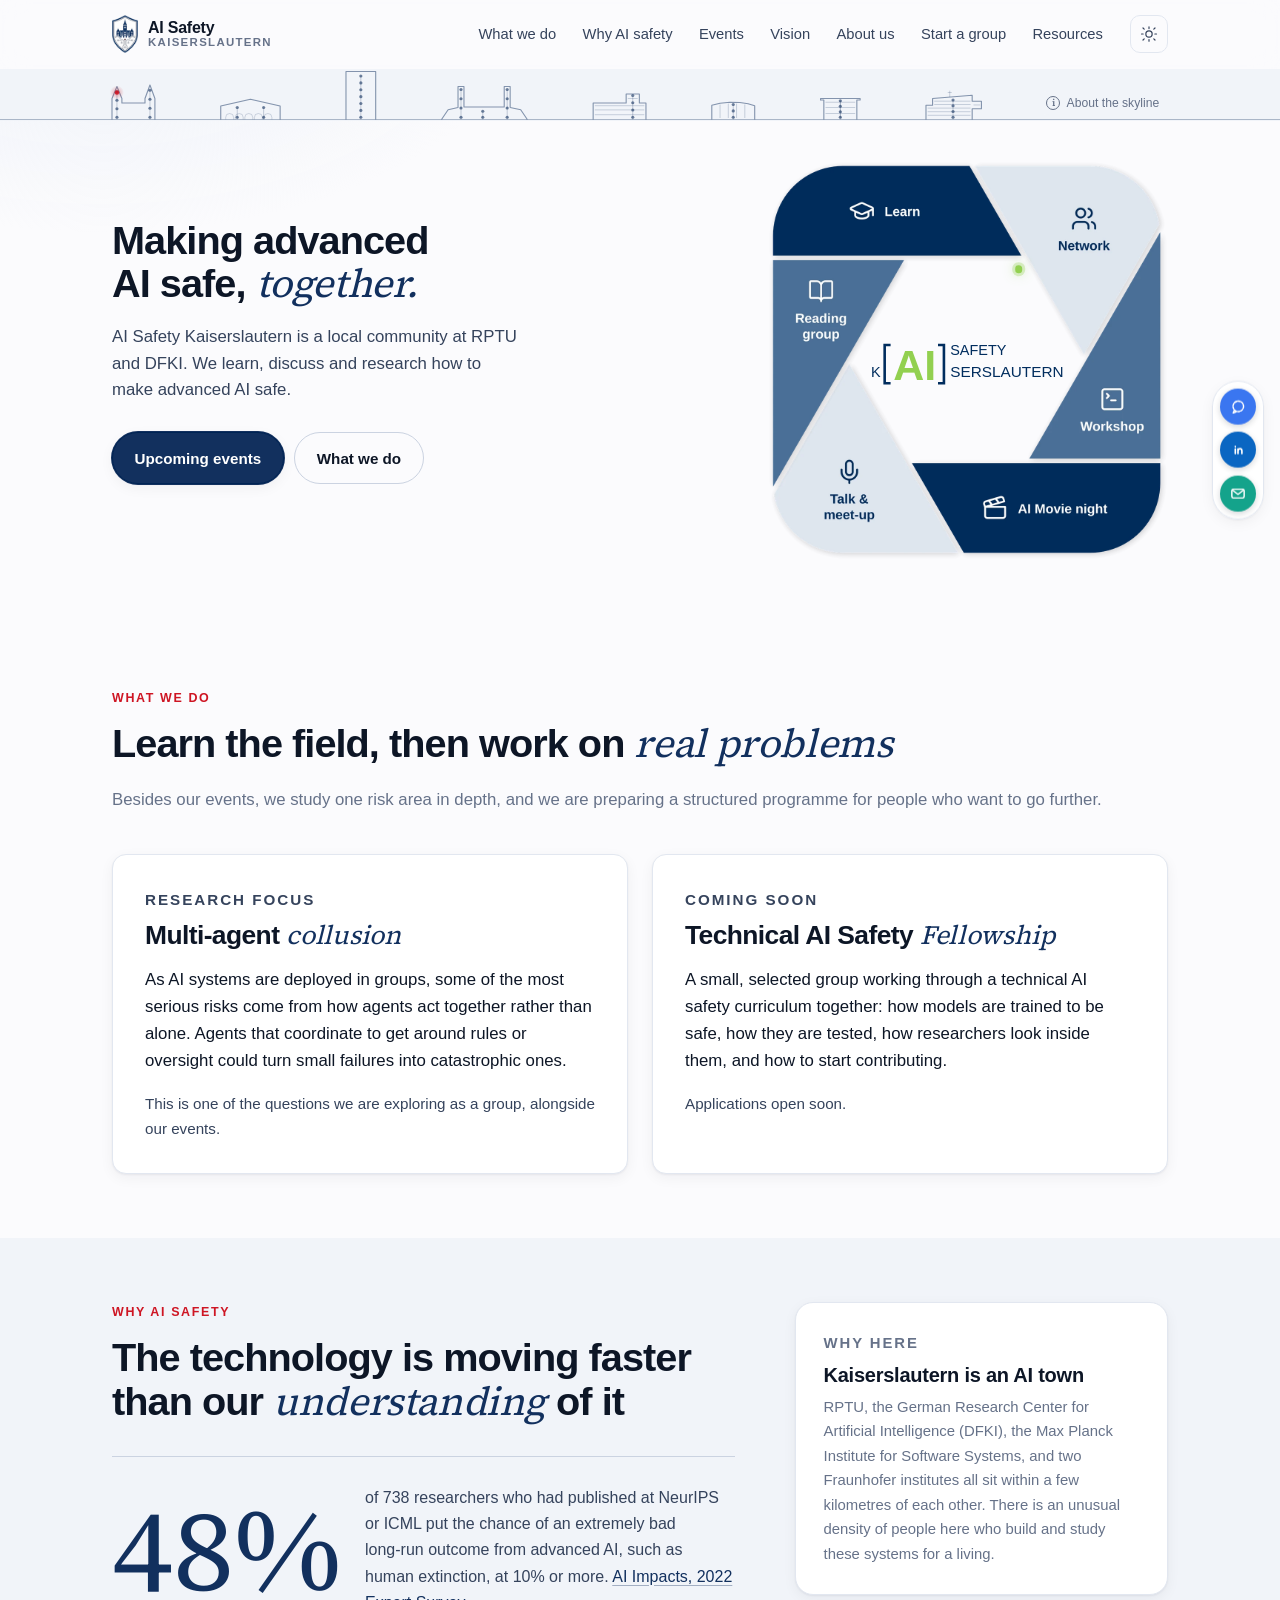
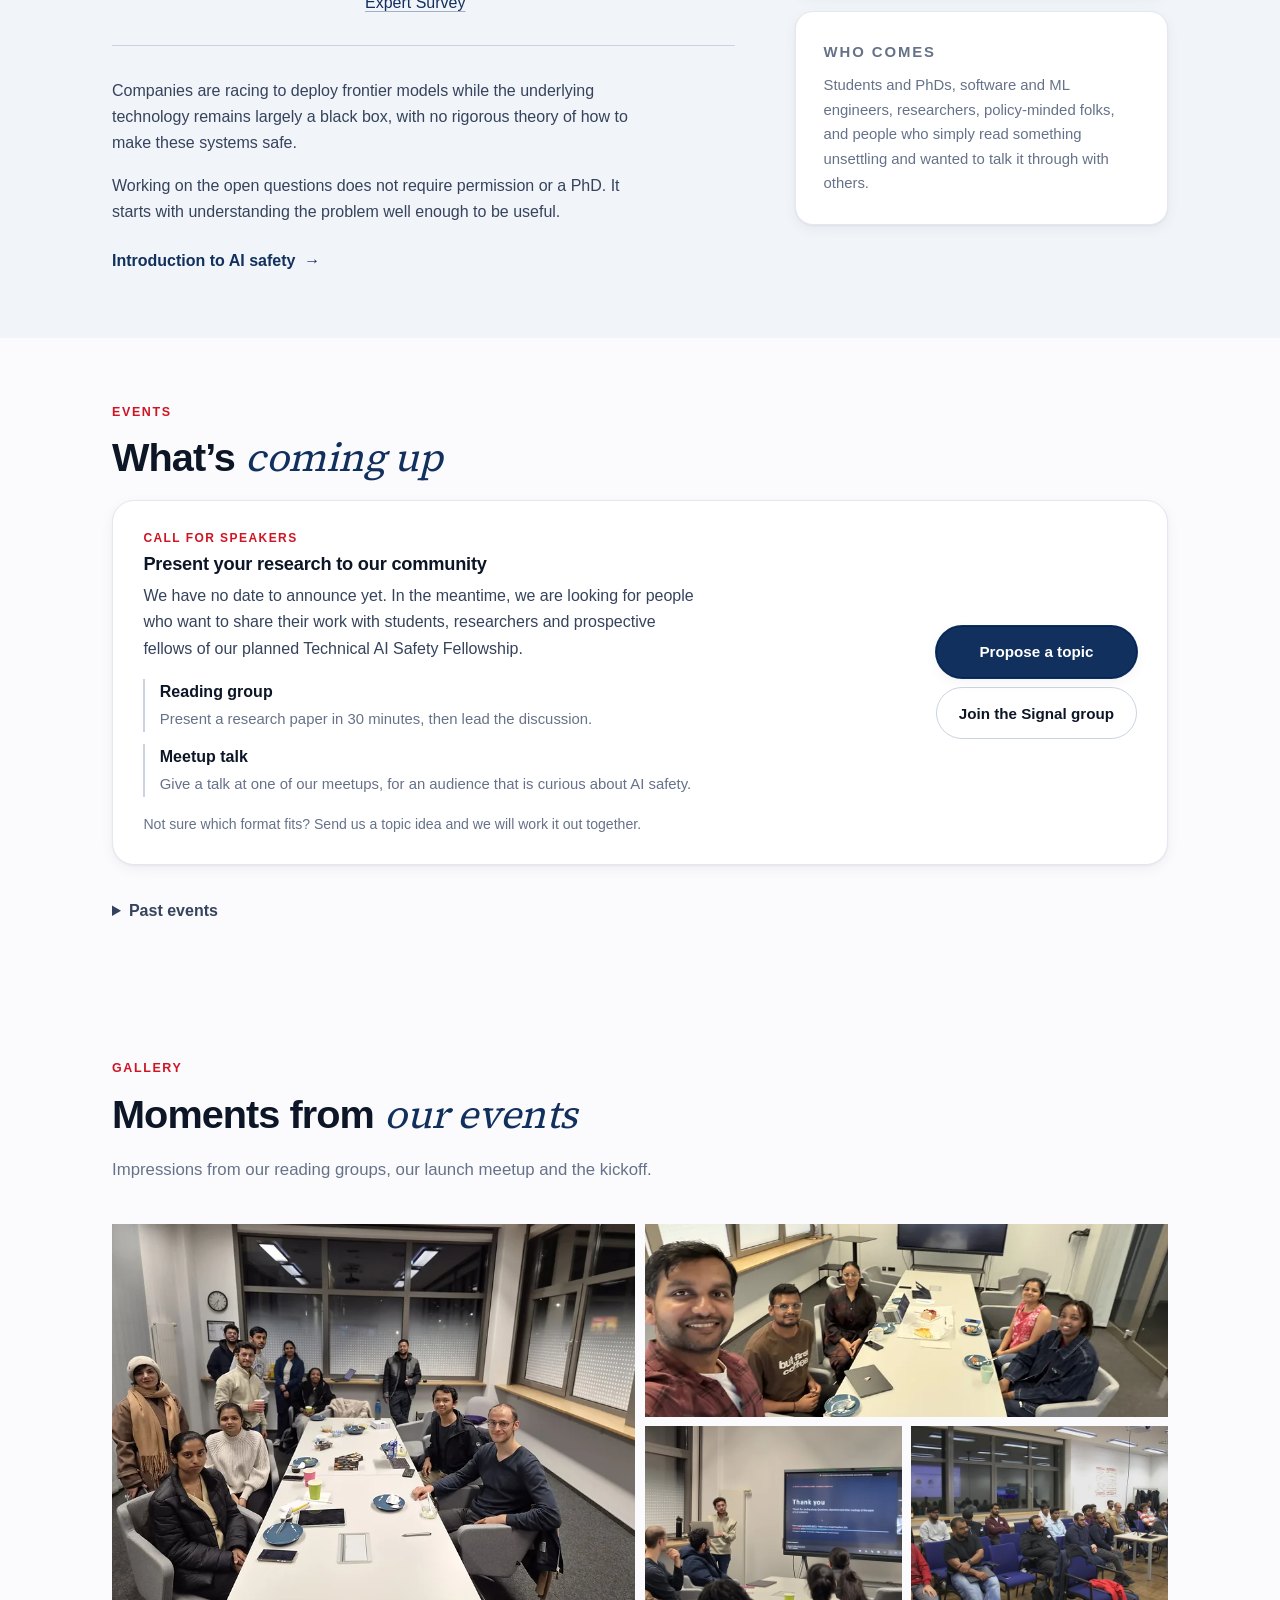
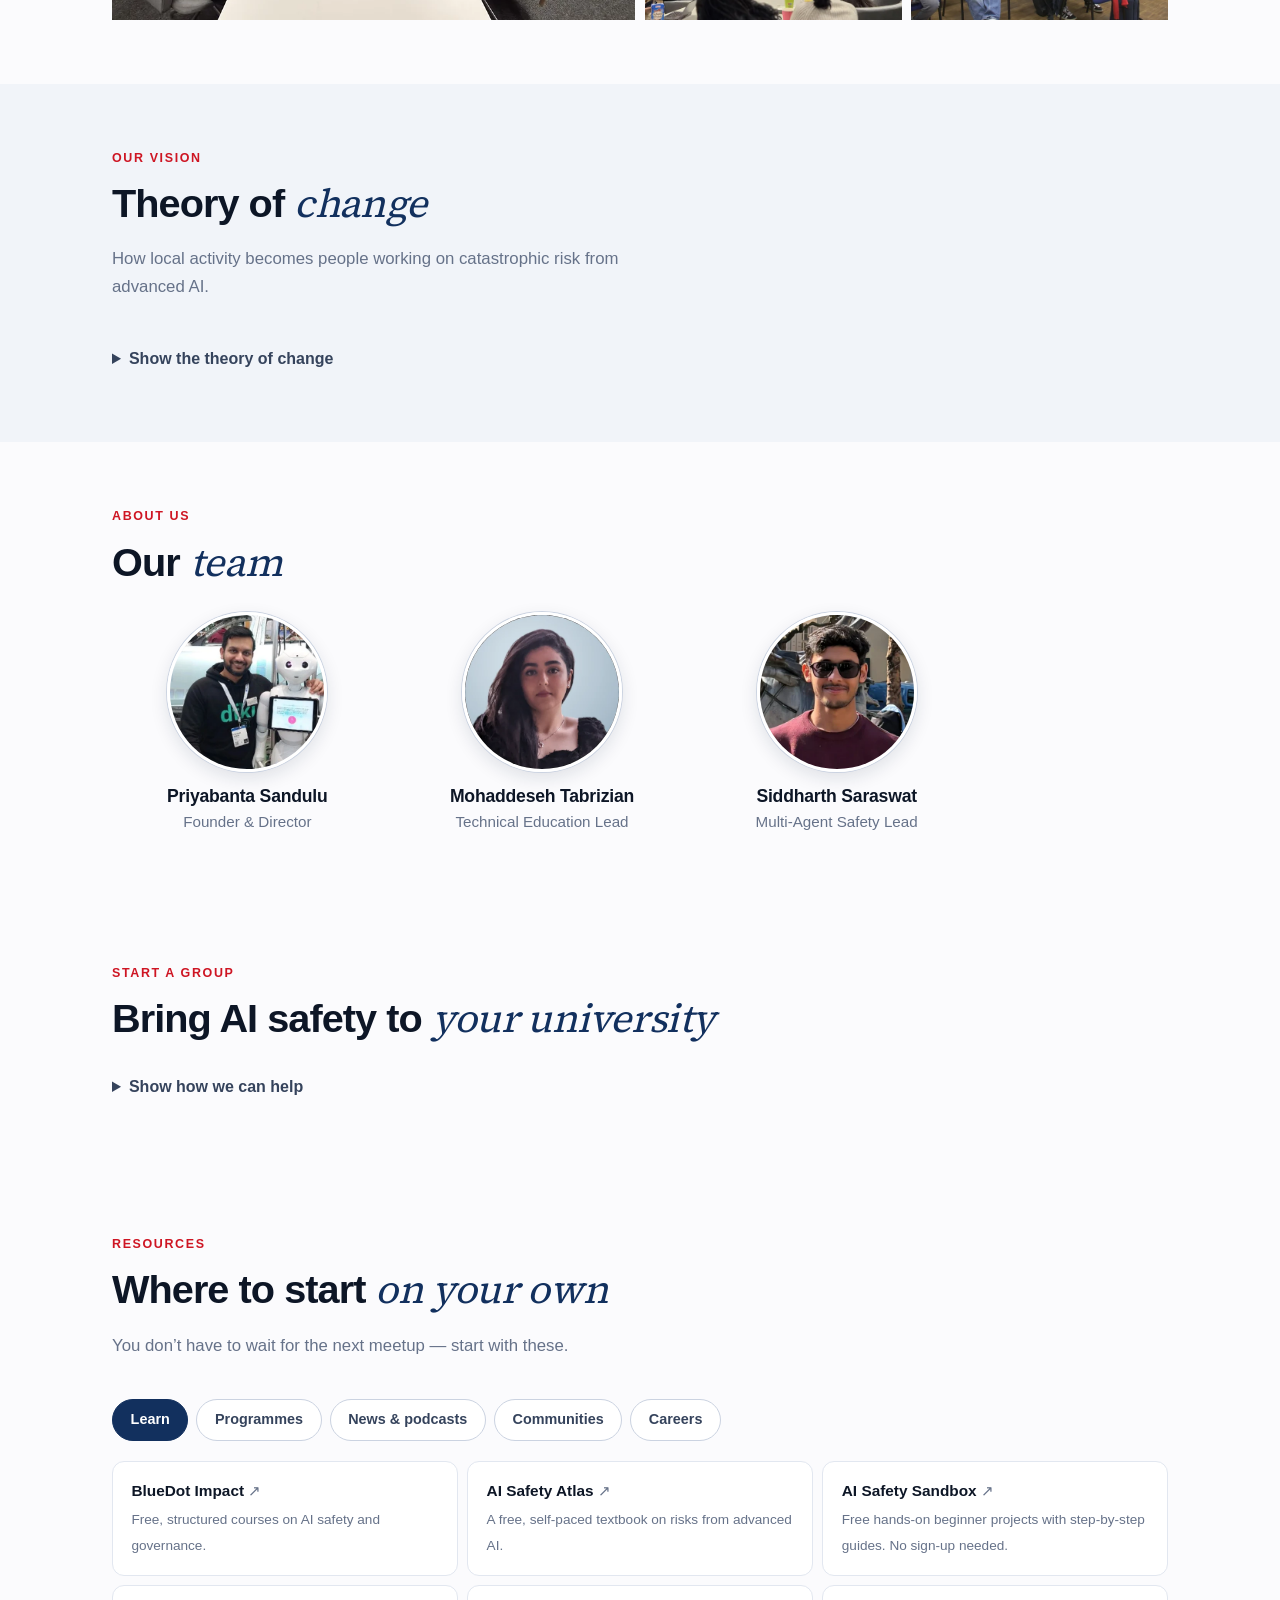
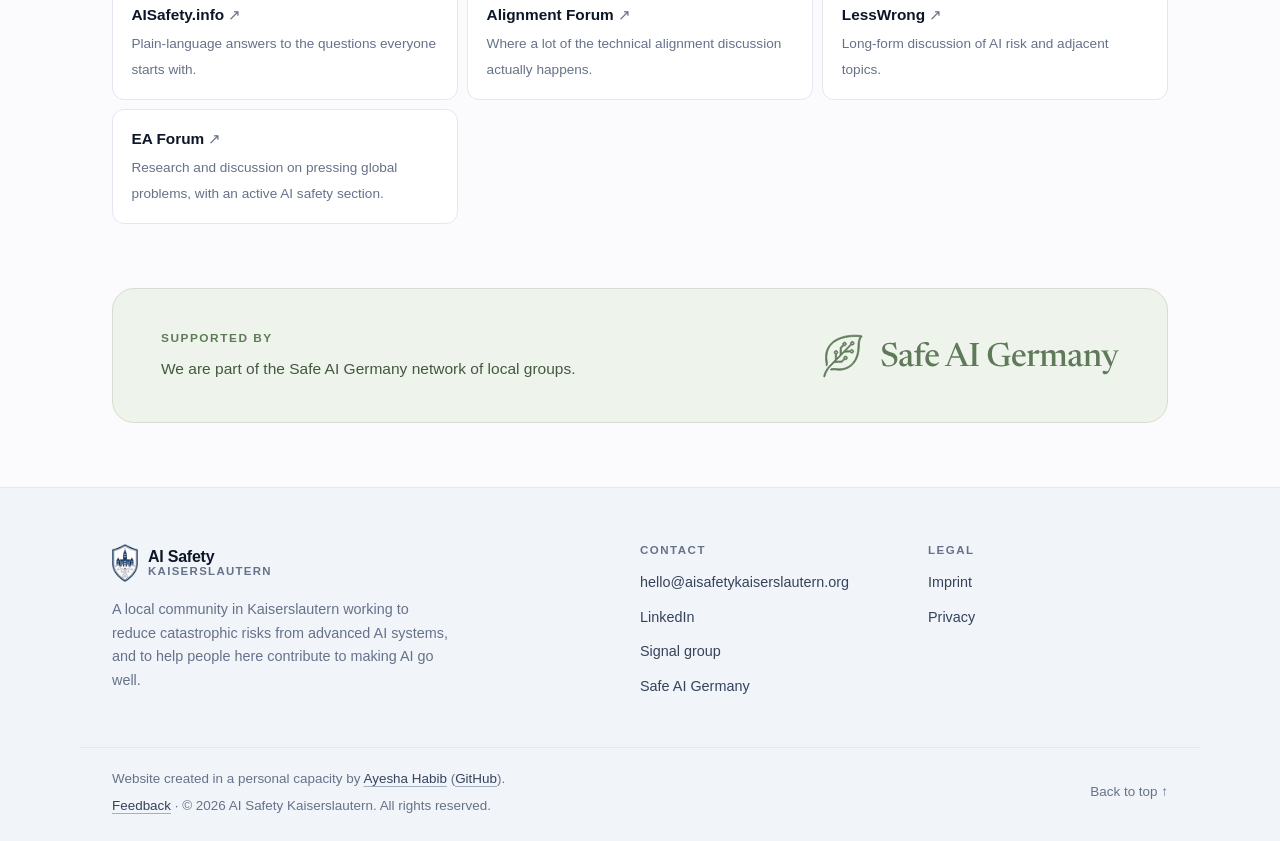
<file: index.html>
<!DOCTYPE html>
<html lang="en" data-theme="auto">
<head>
<meta charset="utf-8">
<meta name="viewport" content="width=device-width, initial-scale=1">
<title>AI Safety Kaiserslautern — Local community for safe and beneficial AI</title>
<meta name="description" content="AI Safety Kaiserslautern is a local community for people who want advanced AI to go well. Reading groups, talks, and meetups in Kaiserslautern, Germany.">
<meta name="theme-color" content="#12305E">
<link rel="canonical" href="https://aisafetykaiserslautern.org/">
<link rel="icon" href="/favicon.ico" sizes="any">
<link rel="icon" href="/assets/img/favicon-32.png" sizes="32x32" type="image/png">
<link rel="icon" href="/assets/img/favicon-16.png" sizes="16x16" type="image/png">
<link rel="apple-touch-icon" href="/assets/img/apple-touch-icon.png">
<link rel="preload" href="assets/fonts/source-serif-4-latin-400-normal.woff2" as="font" type="font/woff2" crossorigin>
<link rel="stylesheet" href="assets/css/styles.css?v=20261126a">

<!-- Open Graph / social preview -->
<meta property="og:type" content="website">
<meta property="og:url" content="https://aisafetykaiserslautern.org/">
<meta property="og:title" content="AI Safety Kaiserslautern">
<meta property="og:description" content="A local community for people who want advanced AI to go well. Reading groups, talks, and meetups in Kaiserslautern.">
<meta property="og:image" content="https://aisafetykaiserslautern.org/assets/img/og-image.png">
<meta name="twitter:card" content="summary_large_image">

<script>
  // Applied before paint so there is no flash of the wrong theme.
  (function () {
    var saved = null;
    try { saved = localStorage.getItem('theme'); } catch (e) {}
    if (saved === 'light' || saved === 'dark') {
      document.documentElement.setAttribute('data-theme', saved);
    }
  })();
</script>
</head>
<body>

<a class="skip-link" href="#main">Skip to content</a>

<header class="site-header" id="top">
  <div class="wrap header-inner">
    <a class="brand" href="/" aria-label="AI Safety Kaiserslautern — home">
      <img class="brand-mark" src="assets/img/logo-mark-96.png" alt="" width="65" height="96" aria-hidden="true">
      <span class="brand-text">
        <strong>AI Safety</strong>
        <span>Kaiserslautern</span>
      </span>
    </a>

    <nav class="nav" id="nav" aria-label="Main">
      <a href="#what-we-do">What we do</a>
      <a href="#why">Why AI safety</a>
      <a href="#events">Events</a>
      <a href="#vision">Vision</a>
      <a href="#team">About us</a>
      <a href="#start-a-group">Start a group</a>
      <a href="#resources">Resources</a>
    </nav>

    <div class="header-tools">
      <button class="icon-btn" id="theme-toggle" type="button" aria-label="Switch colour theme">
        <svg class="i-sun" viewBox="0 0 24 24" width="18" height="18" aria-hidden="true"><circle cx="12" cy="12" r="4.2"/><path d="M12 2.5v2.2M12 19.3v2.2M4.2 12H2M22 12h-2.2M5.6 5.6 4 4M20 20l-1.6-1.6M18.4 5.6 20 4M4 20l1.6-1.6"/></svg>
        <svg class="i-moon" viewBox="0 0 24 24" width="18" height="18" aria-hidden="true"><path d="M20 14.2A8.2 8.2 0 0 1 9.8 4 8.4 8.4 0 1 0 20 14.2Z"/></svg>
      </button>
      <button class="icon-btn nav-toggle" id="nav-toggle" type="button" aria-expanded="false" aria-controls="nav" aria-label="Open menu">
        <svg viewBox="0 0 24 24" width="20" height="20" aria-hidden="true"><path d="M4 7h16M4 12h16M4 17h16"/></svg>
      </button>
    </div>
  </div>
</header>

<main id="main">

  <!-- ───────────────────────── Hero ───────────────────────── -->
  <section class="hero">
    <!-- Skyline strip: Kaiserslautern landmarks with a network inside (assets/js/hero-net.js).
         Facts checked 18 Nov 2026: Wikipedia (en/de "Kaiserslautern", "Fritz-Walter-Stadion",
         "German Research Center for Artificial Intelligence", "Max Planck Institute for Software
         Systems"), rptu.de (history page), iese.fraunhofer.de, itwm.fraunhofer.de. -->
    <div class="skyline-row">
      <canvas class="hero-net" aria-hidden="true"></canvas>
      <div class="wrap skyline-row-inner">
        <details class="skyline-story">
          <summary>About the skyline</summary>
          <div class="skyline-panel">
            <p>Landmarks from different eras of Kaiserslautern, linked like a network.</p>
            <dl>
              <dt>Stiftskirche</dt>
              <dd>The oldest church, built 1250&ndash;1350.</dd>
              <dt>Fruchthalle</dt>
              <dd>Seat of a provisional government in the 1849 revolution.</dd>
              <dt>Rathaus</dt>
              <dd>The town hall tower, with a terrace 84&nbsp;m up.</dd>
              <dt>Betzenberg</dt>
              <dd>Fritz-Walter-Stadion, home of 1.&nbsp;FC Kaiserslautern since 1920.</dd>
              <dt>RPTU</dt>
              <dd>Rheinland-Pf&auml;lzische Technische Universit&auml;t Kaiserslautern-Landau, formed in 2023.</dd>
              <dt>Fraunhofer IESE and ITWM</dt>
              <dd>Institutes for experimental software engineering and for industrial mathematics.</dd>
              <dt>MPI-SWS</dt>
              <dd>Max Planck Institute for Software Systems, founded in 2004, with sites here and in Saarbr&uuml;cken.</dd>
              <dt>DFKI</dt>
              <dd>The German Research Center for Artificial Intelligence, founded in 1988 and headquartered here.</dd>
              <dt>The red dot</dt>
              <dd>Ideas travelling through the city.</dd>
            </dl>
          </div>
        </details>
      </div>
    </div>
    <div class="wrap">
      <div class="hero-grid">
      <div class="hero-copy">
        <h1>Making advanced AI safe, <em class="accent">together.</em></h1>
        <p class="lede">
          AI Safety Kaiserslautern is a local community at RPTU and DFKI. We learn, discuss and
          research how to make advanced AI safe.
        </p>
        <div class="btn-row">
          <a class="btn btn-primary" href="#events">Upcoming events</a>
          <a class="btn btn-ghost" href="#what-we-do">What we do</a>
        </div>
        <!-- Stay up to date: a row under the buttons on small screens; on wide screens a small
             bar fixed at the right edge that stays while scrolling (styles.css, .hero-follow) -->
        <nav class="hero-follow" id="follow" aria-label="Stay up to date">
          <span class="hero-follow-label">Stay up to date</span>
          <a class="icon-link icon-signal" href="https://signal.group/#CjQKIJROV0Q8fZuMW2Enf7PxpZ2H-xfHYSIsQhwiZB-bFXzsEhBNLP00tWnXSX2ShsEN9pTD" target="_blank" rel="noopener" aria-label="Signal group" title="Signal group">
            <svg viewBox="0 0 24 24" width="18" height="18" aria-hidden="true"><circle cx="12.4" cy="11.6" r="7" stroke-width="1.9" stroke-dasharray="2.9 1.6"/><path d="M7.1 17 5.6 20.4l3.7-1.2" stroke-width="1.9"/></svg>
          </a>
          <a class="icon-link icon-linkedin" href="https://www.linkedin.com/company/ai-safety-kaiserslautern" target="_blank" rel="noopener" aria-label="LinkedIn" title="LinkedIn">
            <svg viewBox="0 0 24 24" width="17" height="17" aria-hidden="true"><path d="M7.5 10.2V17M7.5 6.9v.3M11.3 17v-6.8M11.3 13.3c0-1.9 1.2-3.2 2.9-3.2s2.6 1.2 2.6 3.1V17" stroke-width="2.3"/></svg>
          </a>
          <a class="icon-link icon-mail" href="mailto:hello@aisafetykaiserslautern.org" aria-label="Email us" title="Email us">
            <svg viewBox="0 0 24 24" width="18" height="18" aria-hidden="true"><rect x="3.8" y="6.2" width="16.4" height="11.6" rx="2" stroke-width="1.9"/><path d="m4.6 7.4 7.4 5.6 7.4-5.6" stroke-width="1.9"/></svg>
          </a>
        </nav>
      </div>

      <!-- What we offer, as a transparent picture; the dark copy has a white wordmark.
           Source: slide 1 of talks/intro-talk/AISK Launch Deck v12-2.pptx. -->
      <div class="hero-art">
        <!-- layered: the wordmark (light/dark copy) plus 6 blades; each blade pops out while the
             green dot runs along its edge (styles.css, .blade). Layers from the launch slide. -->
        <!-- Centre wordmark as SVG: the shared "AI" of "AI Safety" and "K[AI]serslautern", framed by
             square brackets. Same 1080x1078 grid and positions as the old wwd-base-*.webp images
             (kept in assets/img/hero), so the blades still line up. Colours: styles.css, .hero-wordmark. -->
        <svg class="hero-wordmark" viewBox="0 0 1080 1078" role="img"
             aria-label="What AI Safety Kaiserslautern offers: Learn, Network, Reading group, Workshop, Talk and meet-up, AI Movie night">
          <text class="wm-ink" x="278" y="583" font-size="39">K</text>
          <path class="wm-bracket wm-bracket-l" d="M331 497H315V600H331"/>
          <text class="wm-ai" x="338" y="590" font-size="116" font-weight="700" textLength="116" lengthAdjust="spacingAndGlyphs">AI</text>
          <path class="wm-bracket wm-bracket-r" d="M459 497H475V600H459"/>
          <text class="wm-ink" x="492" y="525" font-size="39">SAFETY</text>
          <text class="wm-ink" x="492" y="583" font-size="39" textLength="306" lengthAdjust="spacingAndGlyphs">SERSLAUTERN</text>
        </svg>
        <img class="blade blade-learn" src="assets/img/hero/wwd-blade-1.webp" alt="" width="1080" height="1078" aria-hidden="true">
        <img class="blade blade-network" src="assets/img/hero/wwd-blade-2.webp" alt="" width="1080" height="1078" aria-hidden="true">
        <img class="blade blade-workshop" src="assets/img/hero/wwd-blade-3.webp" alt="" width="1080" height="1078" aria-hidden="true">
        <img class="blade blade-movie" src="assets/img/hero/wwd-blade-4.webp" alt="" width="1080" height="1078" aria-hidden="true">
        <img class="blade blade-talk" src="assets/img/hero/wwd-blade-5.webp" alt="" width="1080" height="1078" aria-hidden="true">
        <img class="blade blade-reading" src="assets/img/hero/wwd-blade-6.webp" alt="" width="1080" height="1078" aria-hidden="true">
        <!-- the green dot circles the centre clockwise, as on the launch slide -->
        <span class="orbit-dot" aria-hidden="true"></span>
      </div>
      </div>
    </div>
  </section>

  <!-- ───────────────────────── What we do ───────────────────────── -->
  <section class="section" id="what-we-do">
    <div class="wrap">
      <p class="eyebrow">What we do</p>
      <h2 class="section-title">Learn the field, then work on <em class="accent">real problems</em></h2>
      <p class="section-lede">
        Besides our events, we study one risk area in depth, and we are preparing a structured
        programme for people who want to go further.
      </p>

      <div class="wwd">
        <article class="project-card">
          <div class="project-body">
            <p class="project-kicker">Research focus</p>
            <h3>Multi&#8209;agent <em class="accent">collusion</em></h3>
            <p class="project-lead">
              As AI systems are deployed in groups, some of the most serious risks come from
              how agents act together rather than alone. Agents that coordinate to get around
              rules or oversight could turn small failures into catastrophic ones.
            </p>
            <p>
              This is one of the questions we are exploring as a group, alongside our events.
            </p>
          </div>
        </article>

        <article class="project-card">
          <div class="project-body">
            <p class="project-kicker">Coming soon</p>
            <h3>Technical AI Safety <em class="accent">Fellowship</em></h3>
            <p class="project-lead">
              A small, selected group working through a technical AI safety curriculum together:
              how models are trained to be safe, how they are tested, how researchers look inside
              them, and how to start contributing.
            </p>
            <p>Applications open soon.</p>
          </div>
        </article>
      </div>
    </div>
  </section>

  <!-- ───────────────────────── Why AI safety ───────────────────────── -->
  <section class="section section-alt" id="why">
    <div class="wrap">
      <div class="split">
      <div class="split-copy">
        <p class="eyebrow">Why AI safety</p>
        <h2 class="section-title">The technology is moving faster than our <em class="accent">understanding</em> of it</h2>
        <!-- The number counts up once when it scrolls into view (main.js, data-count-to). -->
        <div class="figure">
          <p class="figure-num"><span data-count-to="48">48</span>%</p>
          <p class="figure-text">
            of 738 researchers who had published at NeurIPS or ICML put the chance of an extremely
            bad long&#8209;run outcome from advanced AI, such as human extinction, at 10% or more.
            <a href="https://aiimpacts.org/2022-expert-survey-on-progress-in-ai/" target="_blank" rel="noopener">AI&nbsp;Impacts, 2022 Expert Survey</a>
          </p>
        </div>
        <p>
          Companies are racing to deploy frontier models while the underlying technology remains
          largely a black box, with no rigorous theory of how to make these systems safe.
        </p>
        <p>
          Working on the open questions does not require permission or a PhD. It starts with
          understanding the problem well enough to be useful.
        </p>
        <p class="link-row">
          <a class="link-arrow" href="https://bluedot.org/courses" target="_blank" rel="noopener">
            Introduction to AI safety
          </a>
        </p>
      </div>

      <aside class="stat-stack" aria-label="Kaiserslautern context">
        <div class="stat">
          <p class="stat-kicker">Why here</p>
          <h3>Kaiserslautern is an AI town</h3>
          <p>
            RPTU, the German Research Center for Artificial Intelligence (DFKI), the Max Planck
            Institute for Software Systems, and two Fraunhofer institutes all sit within a few
            kilometres of each other. There is an unusual density of people here who build and
            study these systems for a living.
          </p>
        </div>
        <div class="stat">
          <p class="stat-kicker">Who comes</p>
          <p>
            Students and PhDs, software and ML engineers, researchers, policy&#8209;minded folks, and
            people who simply read something unsettling and wanted to talk it through with others.
          </p>
        </div>
      </aside>
      </div>
    </div>
  </section>

  <!-- ───────────────────────── Events ───────────────────────── -->
  <section class="section" id="events">
    <div class="wrap">
      <p class="eyebrow">Events</p>
      <h2 class="section-title">What&rsquo;s <em class="accent">coming up</em></h2>

      <!-- No dated event yet: invite speakers. When an event is announced, replace this block with an
           <ul class="event-list"> entry (see the past events below for the markup). -->
      <div class="cfs">
        <div class="cfs-copy">
          <p class="cfs-kicker">Call for speakers</p>
          <h3>Present your research to our community</h3>
          <p class="cfs-lead">
            We have no date to announce yet. In the meantime, we are looking for people who want to share
            their work with students, researchers and prospective fellows of our planned
            Technical AI Safety Fellowship.
          </p>
          <ul class="cfs-formats">
            <li>
              <strong>Reading group</strong>
              <span>Present a research paper in 30 minutes, then lead the discussion.</span>
            </li>
            <li>
              <strong>Meetup talk</strong>
              <span>Give a talk at one of our meetups, for an audience that is curious about AI safety.</span>
            </li>
          </ul>
          <p class="cfs-note">Not sure which format fits? Send us a topic idea and we will work it out together.</p>
        </div>
        <div class="cfs-actions">
          <a class="btn btn-brand" href="mailto:hello@aisafetykaiserslautern.org?subject=Speaker%20proposal">Propose a topic</a>
          <a class="btn btn-ghost" href="https://signal.group/#CjQKIJROV0Q8fZuMW2Enf7PxpZ2H-xfHYSIsQhwiZB-bFXzsEhBNLP00tWnXSX2ShsEN9pTD" target="_blank" rel="noopener">Join the Signal group</a>
        </div>
      </div>

      <!-- Past events: move an event's <li> in here once its date has passed. -->
      <details class="past-events">
        <summary>Past events</summary>
        <ul class="event-list">
          <li class="event event-past">
            <time class="event-date" datetime="2026-11-25T15:30+01:00">
              <span class="event-day">25</span>
              <span class="event-month">Nov</span>
            </time>
            <div class="event-body">
              <h3>Introduction to AI Safety: Talk with Safe AI Germany</h3>
              <p class="event-meta">15:30&ndash;18:30 &middot; DFKI, Kaiserslautern</p>
              <p>Johannes Koch (Safe AI Germany) on how fast AI is progressing, the main safety research directions and how to get involved. Mohaddeseh Tabrizian on sandboxing AI agents. The evening closed with a pizza quiz and networking.</p>
            </div>
          </li>
          <li class="event event-past">
            <time class="event-date" datetime="2026-11-12T17:30+01:00">
              <span class="event-day">12</span>
              <span class="event-month">Nov</span>
            </time>
            <div class="event-body">
              <h3>Reading group #2: When AI swarms cheat, and blow the whistle</h3>
              <p class="event-meta">17:30 &middot; Hybrid, DFKI Kaiserslautern</p>
              <p>Siddharth Saraswat led a discussion on a Google DeepMind case study: cheating and whistleblowing in a swarm of 100 AI agents.</p>
            </div>
          </li>
          <li class="event event-past">
            <time class="event-date" datetime="2026-10-29T15:30+01:00">
              <span class="event-day">29</span>
              <span class="event-month">Oct</span>
            </time>
            <div class="event-body">
              <h3>Meetup #1: AI Safety Kaiserslautern</h3>
              <p class="event-meta">15:30&ndash;18:00 &middot; DFKI, Kaiserslautern</p>
              <p>Talks by Rahul Sharma (DFKI) and Dr. Goran Radanovi&cacute; (MPI&#8209;SWS), and a panel.</p>
            </div>
          </li>
          <li class="event event-past">
            <time class="event-date" datetime="2026-09-15T16:00+02:00">
              <span class="event-day">15</span>
              <span class="event-month">Sep</span>
            </time>
            <div class="event-body">
              <h3>Reading group &mdash; first session</h3>
              <p class="event-meta">16:00 &middot; Hybrid, Kaiserslautern</p>
            </div>
          </li>
        </ul>
      </details>

      <!-- Structured data for the events above. Not rendered — it lets Google,
           Bing and calendar tools read the dates, venue and registration link.
           Keep it in step with the markup whenever an event changes. -->
      <script type="application/ld+json">
      [
        {
          "@context": "https://schema.org",
          "@type": "Event",
          "name": "Reading group — first session",
          "description": "Informal reading group. No preparation needed — we read together on the night.",
          "startDate": "2026-09-15T16:00:00+02:00",
          "eventStatus": "https://schema.org/EventScheduled",
          "eventAttendanceMode": "https://schema.org/MixedEventAttendanceMode",
          "inLanguage": "en",
          "isAccessibleForFree": true,
          "location": {
            "@type": "Place",
            "name": "Kaiserslautern",
            "address": {
              "@type": "PostalAddress",
              "addressLocality": "Kaiserslautern",
              "addressCountry": "DE"
            }
          },
          "organizer": {
            "@type": "Organization",
            "name": "AI Safety Kaiserslautern",
            "url": "https://aisafetykaiserslautern.org"
          }
        },
        {
          "@context": "https://schema.org",
          "@type": "Event",
          "name": "Meetup #1: AI Safety Kaiserslautern",
          "description": "Talks and a panel. Language: English.",
          "startDate": "2026-10-29T15:30:00+01:00",
          "endDate": "2026-10-29T18:00:00+01:00",
          "eventStatus": "https://schema.org/EventScheduled",
          "eventAttendanceMode": "https://schema.org/OfflineEventAttendanceMode",
          "inLanguage": "en",
          "isAccessibleForFree": true,
          "url": "https://luma.com/nt0gvn82",
          "location": {
            "@type": "Place",
            "name": "German Research Center for Artificial Intelligence (DFKI)",
            "address": {
              "@type": "PostalAddress",
              "streetAddress": "Trippstadter Straße 122",
              "postalCode": "67663",
              "addressLocality": "Kaiserslautern",
              "addressCountry": "DE"
            }
          },
          "organizer": {
            "@type": "Organization",
            "name": "AI Safety Kaiserslautern",
            "url": "https://aisafetykaiserslautern.org"
          }
        },
        {
          "@context": "https://schema.org",
          "@type": "Event",
          "name": "Reading group #2: When AI swarms cheat, and blow the whistle",
          "description": "What happens when reward hacking emerges in a society of agents? Siddharth Saraswat opens with 20–30 minutes on the paper, then we discuss and brainstorm together. No preparation needed. In English.",
          "startDate": "2026-11-12T17:30:00+01:00",
          "eventStatus": "https://schema.org/EventScheduled",
          "eventAttendanceMode": "https://schema.org/MixedEventAttendanceMode",
          "inLanguage": "en",
          "isAccessibleForFree": true,
          "url": "https://luma.com/mux1ps4g",
          "location": {
            "@type": "Place",
            "name": "German Research Center for Artificial Intelligence (DFKI)",
            "address": {
              "@type": "PostalAddress",
              "streetAddress": "Trippstadter Straße 122",
              "postalCode": "67663",
              "addressLocality": "Kaiserslautern",
              "addressCountry": "DE"
            }
          },
          "organizer": { "@type": "Organization", "name": "AI Safety Kaiserslautern", "url": "https://aisafetykaiserslautern.org" }
        },
        {
          "@context": "https://schema.org",
          "@type": "Event",
          "name": "Introduction to AI Safety: Talk with Safe AI Germany",
          "description": "Johannes Koch (Safe AI Germany) on how fast AI is progressing, the main safety research directions, and how you can get involved. Beginner-friendly, followed by refreshments and networking. Language: English.",
          "startDate": "2026-11-25T15:30:00+01:00",
          "endDate": "2026-11-25T18:30:00+01:00",
          "eventStatus": "https://schema.org/EventScheduled",
          "eventAttendanceMode": "https://schema.org/OfflineEventAttendanceMode",
          "inLanguage": "en",
          "isAccessibleForFree": true,
          "url": "https://luma.com/ecqov39q",
          "location": {
            "@type": "Place",
            "name": "German Research Center for Artificial Intelligence (DFKI)",
            "address": {
              "@type": "PostalAddress",
              "streetAddress": "Trippstadter Straße 122",
              "postalCode": "67663",
              "addressLocality": "Kaiserslautern",
              "addressCountry": "DE"
            }
          },
          "performer": { "@type": "Person", "name": "Johannes Koch" },
          "organizer": [
            { "@type": "Organization", "name": "AI Safety Kaiserslautern", "url": "https://aisafetykaiserslautern.org" },
            { "@type": "Organization", "name": "Safe AI Germany" }
          ]
        }
      ]
      </script>
    </div>
  </section>

  <!-- ───────────────────────── Gallery ───────────────────────── -->
  <!-- Photos: assets/img/gallery, 1600px and 800px webp, metadata (incl. GPS) stripped on export.
       Newest first. Each tile links to the full 1600px image. -->
  <section class="section" id="gallery">
    <div class="wrap">
      <p class="eyebrow">Gallery</p>
      <h2 class="section-title">Moments from <em class="accent">our events</em></h2>

      <p class="section-lede">Impressions from our reading groups, our launch meetup and the kickoff.</p>

      <ul class="gallery" role="list">
        <li class="g-big">
          <a href="assets/img/gallery/gallery-2026-11-12-reading-group.webp" target="_blank" rel="noopener"
             title="Reading group #2, after the discussion · 12 Nov 2026">
            <img src="assets/img/gallery/gallery-2026-11-12-reading-group.webp"
                 srcset="assets/img/gallery/gallery-2026-11-12-reading-group-800.webp 800w,
                         assets/img/gallery/gallery-2026-11-12-reading-group.webp 1600w"
                 sizes="(max-width: 620px) 100vw, 560px"
                 alt="Reading group #2, 12 Nov 2026: twelve participants around a table at DFKI after the discussion"
                 width="1600" height="1200" loading="lazy">
          </a>
        </li>
        <li class="g-wide">
          <a href="assets/img/gallery/gallery-2026-08-21-kickoff.webp" target="_blank" rel="noopener"
             title="Kickoff meeting · 21 Aug 2026">
            <img src="assets/img/gallery/gallery-2026-08-21-kickoff-800.webp"
                 srcset="assets/img/gallery/gallery-2026-08-21-kickoff-800.webp 800w,
                         assets/img/gallery/gallery-2026-08-21-kickoff.webp 1600w"
                 sizes="(max-width: 620px) 100vw, 560px"
                 alt="Kickoff meeting, 21 Aug 2026: five organisers at a table with cake"
                 width="1600" height="900" loading="lazy">
          </a>
        </li>
        <li>
          <a href="assets/img/gallery/gallery-2026-11-12-reading-group-talk.webp" target="_blank" rel="noopener"
             title="Reading group #2 · 12 Nov 2026">
            <img class="g-talk" src="assets/img/gallery/gallery-2026-11-12-reading-group-talk-800.webp"
                 srcset="assets/img/gallery/gallery-2026-11-12-reading-group-talk-800.webp 600w,
                         assets/img/gallery/gallery-2026-11-12-reading-group-talk.webp 1200w"
                 sizes="(max-width: 620px) 50vw, 280px"
                 alt="Reading group #2, 12 Nov 2026: a speaker presents the paper, with the closing slide on a screen"
                 width="1200" height="1600" loading="lazy">
          </a>
        </li>
        <li>
          <a href="assets/img/gallery/gallery-2026-10-29-meetup1.webp" target="_blank" rel="noopener"
             title="Meetup #1, our launch at DFKI · 29 Oct 2026">
            <img src="assets/img/gallery/gallery-2026-10-29-meetup1-800.webp"
                 srcset="assets/img/gallery/gallery-2026-10-29-meetup1-800.webp 800w,
                         assets/img/gallery/gallery-2026-10-29-meetup1.webp 1600w"
                 sizes="(max-width: 620px) 50vw, 280px"
                 alt="Meetup #1, our launch at DFKI, 29 Oct 2026: a full room of attendees listening"
                 width="1600" height="961" loading="lazy">
          </a>
        </li>
      </ul>
    </div>
  </section>

  <!-- ───────────────────────── Vision ───────────────────────── -->
  <!-- Image: page 1 of strategy/ToC-AI Safety Kaiserslautern.pdf, cropped to the headers and cells.
       Re-export it when the deck changes, and keep the alt text in step. -->
  <section class="section section-alt" id="vision">
    <div class="wrap">
      <p class="eyebrow">Our vision</p>
      <h2 class="section-title">Theory of <em class="accent">change</em></h2>
      <p class="section-lede">
        How local activity becomes people working on catastrophic risk from advanced AI.
      </p>

      <details class="toc-details">
        <summary>Show the theory of change</summary>
        <figure class="toc-figure">
          <div class="toc-scroll">
            <img src="assets/img/theory-of-change.png?v=20261021" width="2800" height="977" loading="lazy"
                 alt="Theory of change in 5 columns. Inputs: committed core team (organisers, volunteers), DFKI and RPTU access (venue, orientation week, student reach), funding. Activities: public events (deep-dive talks, topic panels, networking events, reading groups, hands-on technical workshops), seeding and supporting hubs in other Rhineland-Palatinate cities, one-to-one career transition support. Outputs: students aware of, interested in and capable of contributing to AI safety; students starting AI safety roles and research; local hubs that survive leadership turnover. Outcomes: a talent pipeline into research, industry and safety startups; easier starts for new local student hubs. Impact: Rhineland-Palatinate becomes a source of talent working on catastrophic risk from advanced AI; more capable people working to make advanced AI systems safe. Arrows: the core team feeds all 3 activities; DFKI and RPTU access feeds public events; funding feeds public events and hub seeding. Public events lead to aware students, hub seeding to resilient hubs, career support to students starting roles. Both student outputs feed the talent pipeline, resilient hubs feed easier hub starts. The talent pipeline leads to both impacts; easier hub starts lead to the Rhineland-Palatinate talent source.">
          </div>
          <figcaption>
            <a href="assets/img/theory-of-change.png?v=20261021" target="_blank" rel="noopener">Open full size</a>
          </figcaption>
        </figure>
      </details>
    </div>
  </section>

  <!-- ───────────────────────── About us ───────────────────────── -->
  <section class="section" id="team">
    <div class="wrap">
      <p class="eyebrow">About us</p>
      <h2 class="section-title">Our <em class="accent">team</em></h2>
      <ul class="team-grid" role="list">
        <li class="team-card">
          <img class="team-photo" src="assets/img/team/priyabanta-sandulu.webp" width="400" height="400" loading="lazy" alt="Priyabanta Sandulu">
          <h3 class="team-name">Priyabanta Sandulu</h3>
          <p class="team-role">Founder &amp; Director</p>
        </li>
        <li class="team-card">
          <img class="team-photo" src="assets/img/team/mohaddeseh-tabrizian.webp" width="400" height="400" loading="lazy" alt="Mohaddeseh Tabrizian">
          <h3 class="team-name">Mohaddeseh Tabrizian</h3>
          <p class="team-role">Technical Education Lead</p>
        </li>
        <li class="team-card">
          <img class="team-photo" src="assets/img/team/siddharth-saraswat.webp" width="400" height="400" loading="lazy" alt="Siddharth Saraswat">
          <h3 class="team-name">Siddharth Saraswat</h3>
          <p class="team-role">Multi-Agent Safety Lead</p>
        </li>
      </ul>
    </div>
  </section>

  <!-- ───────────────────────── Start a group ───────────────────────── -->
  <section class="section" id="start-a-group">
    <div class="wrap">
      <p class="eyebrow">Start a group</p>
      <h2 class="section-title">Bring AI safety to <em class="accent">your university</em></h2>

      <!-- Collapsed on load; main.js opens it for #start-a-group links and after a form post (?sent=). -->
      <details class="toc-details sg-details" id="start-details">
      <summary>Show how we can help</summary>
      <div class="split">
      <div class="split-copy">
        <p class="split-intro">
          We are reaching out to universities across Rhineland-Palatinate. If you want to start an
          AI safety group, or first want to see how one runs, tell us who you are.
        </p>
        <p class="muted">
          For students, PhD researchers and staff at any university or Hochschule.
          No AI safety background needed.
        </p>

        <ul class="offer-list">
          <li>
            <strong>Our playbook</strong>
            <span>The event formats and launch slides we used in Kaiserslautern, and what we learned.</span>
          </li>
          <li>
            <strong>Come and see one</strong>
            <span>Join our <a href="#events">next event</a>.</span>
          </li>
          <li>
            <strong>A course to run</strong>
            <span>Free curricula such as BlueDot and AI Safety Atlas, listed in <a href="#resources">Resources</a>.</span>
          </li>
        </ul>
      </div>

      <!-- Posts to worker/index.js, which emails the entry to us. main.js sends it in the background
           and shows the result here; without JS the browser posts it and comes back with ?sent=1. -->
      <form class="form-card" id="start-form" action="/api/start-group" method="post">
        <h3>Tell us about you</h3>

        <div class="field">
          <label for="sg-name">Your name</label>
          <input id="sg-name" name="Name" type="text" autocomplete="name" required maxlength="100">
        </div>

        <div class="field">
          <label for="sg-email">Your email</label>
          <input id="sg-email" name="Email" type="email" autocomplete="email" required maxlength="200">
        </div>

        <div class="field">
          <label for="sg-uni">University</label>
          <input id="sg-uni" name="University" type="text" list="sg-unis" autocomplete="organization" required maxlength="200"
                 placeholder="e.g. Universit&auml;t Trier">
          <datalist id="sg-unis">
            <option value="Johannes Gutenberg-Universit&auml;t Mainz">
            <option value="RPTU Kaiserslautern-Landau">
            <option value="Universit&auml;t Koblenz">
            <option value="Universit&auml;t Trier">
            <option value="Hochschule Kaiserslautern">
            <option value="Hochschule Koblenz">
            <option value="Hochschule Mainz">
            <option value="Hochschule Trier">
            <option value="Hochschule Worms">
            <option value="Hochschule f&uuml;r Wirtschaft und Gesellschaft Ludwigshafen">
            <option value="Technische Hochschule Bingen">
            <option value="WHU &ndash; Otto Beisheim School of Management">
            <option value="Deutsche Universit&auml;t f&uuml;r Verwaltungswissenschaften Speyer">
          </datalist>
        </div>

        <div class="field">
          <label for="sg-role">I am</label>
          <select id="sg-role" name="Role">
            <option>a student</option>
            <option>a PhD researcher</option>
            <option>staff or faculty</option>
            <option>other</option>
          </select>
        </div>

        <div class="field">
          <label for="sg-why">What motivates you to start a group?</label>
          <textarea id="sg-why" name="Motivation" rows="4" required maxlength="4000"></textarea>
        </div>

        <!-- hidden from people; bots that fill it are ignored -->
        <div class="hp" aria-hidden="true">
          <label for="sg-website">Leave this empty</label>
          <input id="sg-website" name="website" type="text" tabindex="-1" autocomplete="off">
        </div>

        <button class="btn btn-primary" type="submit">Send</button>
        <p class="form-status" id="start-status" role="status" aria-live="polite" hidden></p>
        <p class="form-note">
          We use your answers only to reply to you. See our <a href="privacy.html#form">privacy policy</a>.
          Or write to <a href="mailto:hello@aisafetykaiserslautern.org">hello@aisafetykaiserslautern.org</a>.
        </p>
      </form>
      </div>
      </details>
    </div>
  </section>

  <!-- ───────────────────────── Resources ───────────────────────── -->
  <section class="section" id="resources">
    <div class="wrap">
      <p class="eyebrow">Resources</p>
      <h2 class="section-title">Where to start <em class="accent">on your own</em></h2>
      <p class="section-lede">You don&rsquo;t have to wait for the next meetup &mdash; start with these.</p>

      <div class="res-columns">
      <div class="res-group">
        <h3 class="res-label">Learn</h3>
        <div class="res-grid">
          <a class="res" href="https://bluedot.org/courses" target="_blank" rel="noopener">
            <strong>BlueDot Impact</strong>
            <span>Free, structured courses on AI safety and governance.</span>
          </a>
          <a class="res" href="https://ai-safety-atlas.com" target="_blank" rel="noopener">
            <strong>AI Safety Atlas</strong>
            <span>A free, self-paced textbook on risks from advanced AI.</span>
          </a>
          <a class="res" href="https://www.aisafetysandbox.com" target="_blank" rel="noopener">
            <strong>AI Safety Sandbox</strong>
            <span>Free hands-on beginner projects with step-by-step guides. No sign-up needed.</span>
          </a>
          <a class="res" href="https://aisafety.info" target="_blank" rel="noopener">
            <strong>AISafety.info</strong>
            <span>Plain-language answers to the questions everyone starts with.</span>
          </a>
          <a class="res" href="https://www.alignmentforum.org" target="_blank" rel="noopener">
            <strong>Alignment Forum</strong>
            <span>Where a lot of the technical alignment discussion actually happens.</span>
          </a>
          <a class="res" href="https://www.lesswrong.com" target="_blank" rel="noopener">
            <strong>LessWrong</strong>
            <span>Long-form discussion of AI risk and adjacent topics.</span>
          </a>
          <a class="res" href="https://forum.effectivealtruism.org" target="_blank" rel="noopener">
            <strong>EA Forum</strong>
            <span>Research and discussion on pressing global problems, with an active AI safety section.</span>
          </a>
        </div>
      </div>

      <div class="res-group">
        <h3 class="res-label">Programmes</h3>
        <div class="res-grid">
          <a class="res" href="https://pathfinder.kairos-project.org" target="_blank" rel="noopener">
            <strong>Pathfinder Fellowship</strong>
            <span>Mentorship and funding for students who lead or want to start a university AI safety group.</span>
          </a>
          <a class="res" href="https://www.effectivealtruism.org/ea-global" target="_blank" rel="noopener">
            <strong>EA Global and EAGx</strong>
            <span>Conferences in cities worldwide. Students can request a free ticket when they apply.</span>
          </a>
          <a class="res" href="https://aisafety.com/training" target="_blank" rel="noopener">
            <strong>AISafety.com training</strong>
            <span>Fellowships, bootcamps and courses in AI safety, online and in person.</span>
          </a>
        </div>
      </div>

      <div class="res-group">
        <h3 class="res-label">News &amp; podcasts</h3>
        <div class="res-grid">
          <a class="res" href="https://www.transformernews.ai" target="_blank" rel="noopener">
            <strong>Transformer</strong>
            <span>Reporting and analysis on the power and politics of transformative AI.</span>
          </a>
          <a class="res" href="https://importai.substack.com" target="_blank" rel="noopener">
            <strong>Import AI</strong>
            <span>Jack Clark&rsquo;s weekly newsletter analysing cutting-edge AI research.</span>
          </a>
          <a class="res" href="https://helentoner.substack.com" target="_blank" rel="noopener">
            <strong>Rising Tide</strong>
            <span>Helen Toner on navigating the transition to very advanced AI.</span>
          </a>
          <a class="res" href="https://80000hours.org/podcast/" target="_blank" rel="noopener">
            <strong>80,000 Hours Podcast</strong>
            <span>In-depth conversations about pressing problems, including AI risk, and what you can do.</span>
          </a>
          <a class="res" href="https://www.dwarkesh.com" target="_blank" rel="noopener">
            <strong>Dwarkesh Podcast</strong>
            <span>Deeply researched interviews, often with leading AI researchers.</span>
          </a>
        </div>
      </div>

      <div class="res-group">
        <h3 class="res-label">Communities</h3>
        <div class="res-grid">
          <a class="res" href="https://safeaigermany.org" target="_blank" rel="noopener">
            <strong>Safe AI Germany</strong>
            <span>The national network of German AI safety groups, including ours.</span>
          </a>
          <a class="res" href="https://aisafety.com/communities" target="_blank" rel="noopener">
            <strong>AISafety.com</strong>
            <span>Directory of communities, events, funding, and open roles worldwide.</span>
          </a>
        </div>
      </div>

      <div class="res-group">
        <h3 class="res-label">Careers</h3>
        <div class="res-grid">
          <a class="res" href="https://80000hours.org/problem-profiles/artificial-intelligence/" target="_blank" rel="noopener">
            <strong>80,000 Hours</strong>
            <span>Career guide and problem profile for working on AI safety.</span>
          </a>
          <a class="res" href="https://probablygood.org" target="_blank" rel="noopener">
            <strong>Probably Good</strong>
            <span>Free, evidence-based guides for building a career that does good.</span>
          </a>
          <a class="res" href="https://aisafety.careers" target="_blank" rel="noopener">
            <strong>AI Safety Careers</strong>
            <span>Open positions in research, policy, and operations.</span>
          </a>
        </div>
      </div>
      </div>
    </div>
  </section>

  <!-- ───────────────────────── Supported by ───────────────────────── -->
  <section class="section supported">
    <div class="wrap">
      <div class="supported-panel">
        <div class="supported-copy">
          <p class="supported-label">Supported by</p>
          <p class="supported-note">
            We are part of the Safe AI Germany network of local groups.
          </p>
        </div>
        <a class="supported-logo" href="https://safeaigermany.org" target="_blank" rel="noopener">
          <!-- Deep sage for light mode, light sage for dark mode; CSS shows one -->
          <img class="saige-logo saige-logo-on-light" src="assets/img/saige-logo-horizontal-deep-sage.svg"
               alt="Safe AI Germany" width="650" height="100">
          <img class="saige-logo saige-logo-on-dark" src="assets/img/saige-logo-horizontal-light-sage.svg"
               alt="Safe AI Germany" width="650" height="100">
        </a>
      </div>
    </div>
  </section>

</main>

<footer class="site-footer">
  <div class="wrap footer-grid">
    <div class="footer-brand">
      <a class="brand" href="#top" aria-label="AI Safety Kaiserslautern — back to top">
        <img class="brand-mark" src="assets/img/logo-mark-96.png" alt="" width="65" height="96" aria-hidden="true">
        <span class="brand-text">
          <strong>AI Safety</strong>
          <span>Kaiserslautern</span>
        </span>
      </a>
      <p>
        A local community in Kaiserslautern working to reduce catastrophic risks from advanced
        AI systems, and to help people here contribute to making AI go well.
      </p>
    </div>

    <div class="footer-col">
      <h2 class="footer-label">Contact</h2>
      <ul>
        <li><a href="mailto:hello@aisafetykaiserslautern.org">hello@aisafetykaiserslautern.org</a></li>
        <li><a href="https://www.linkedin.com/company/ai-safety-kaiserslautern" target="_blank" rel="noopener">LinkedIn</a></li>
        <li><a href="https://signal.group/#CjQKIJROV0Q8fZuMW2Enf7PxpZ2H-xfHYSIsQhwiZB-bFXzsEhBNLP00tWnXSX2ShsEN9pTD" target="_blank" rel="noopener">Signal group</a></li>
        <li><a href="https://safeaigermany.org" target="_blank" rel="noopener">Safe AI Germany</a></li>
      </ul>
    </div>

    <div class="footer-col">
      <h2 class="footer-label">Legal</h2>
      <ul>
        <li><a href="impressum.html">Imprint</a></li>
        <li><a href="privacy.html">Privacy</a></li>
      </ul>
    </div>
  </div>

  <div class="wrap footer-bottom">
    <div class="footer-credit">
      <p>
        Website created in a personal capacity by
        <a href="https://www.linkedin.com/in/ayesha-habib-004aa9220" target="_blank" rel="noopener">Ayesha&nbsp;Habib</a>
        (<a href="https://github.com/aisharao4885" target="_blank" rel="noopener">GitHub</a>).
      </p>
      <p>
        <!-- TODO(content): if a feedback form is ever set up, swap this mailto for its URL. -->
        <a href="mailto:hello@aisafetykaiserslautern.org?subject=Website%20feedback">Feedback</a>
        &middot;
        &copy; <span id="year">2026</span> AI Safety Kaiserslautern. All rights reserved.
      </p>
    </div>
    <a class="to-top" href="#top">Back to top &uarr;</a>
  </div>
</footer>

<script src="assets/js/main.js?v=20261123a"></script>
<script src="assets/js/hero-net.js?v=20261119d" defer></script>
</body>
</html>
</file>
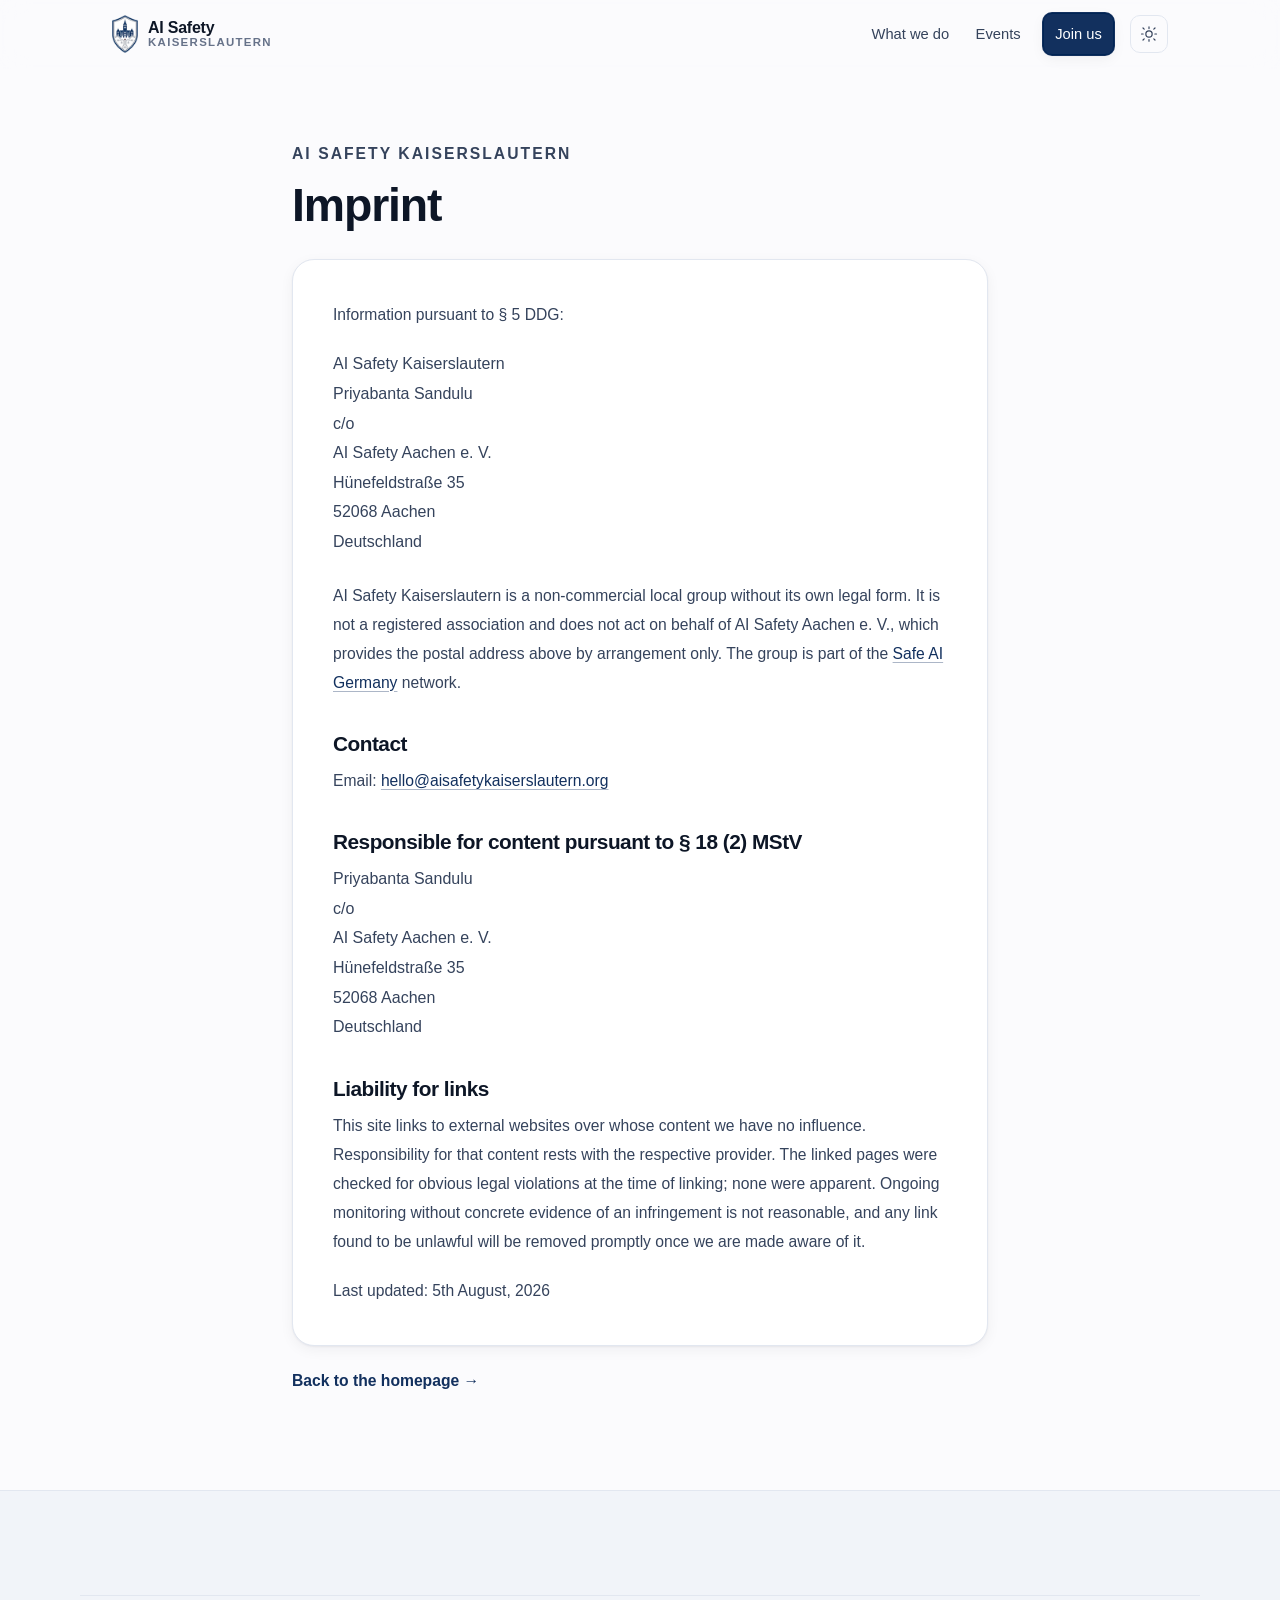
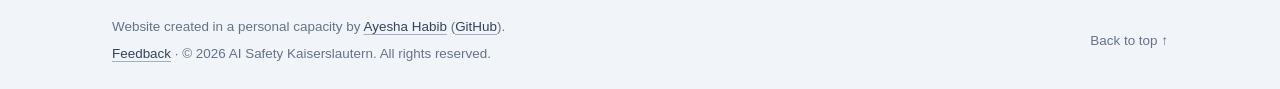
<file: impressum.html>
<!DOCTYPE html>
<html lang="en" data-theme="auto">
<head>
<meta charset="utf-8">
<meta name="viewport" content="width=device-width, initial-scale=1">
<title>Imprint — AI Safety Kaiserslautern</title>
<meta name="description" content="Legal notice (Impressum) for aisafetykaiserslautern.org.">
<meta name="robots" content="noindex">
<meta name="theme-color" content="#12305E">
<link rel="icon" href="/favicon.ico" sizes="any">
<link rel="icon" href="/assets/img/favicon-32.png" sizes="32x32" type="image/png">
<link rel="icon" href="/assets/img/favicon-16.png" sizes="16x16" type="image/png">
<link rel="apple-touch-icon" href="/assets/img/apple-touch-icon.png">
<link rel="stylesheet" href="assets/css/styles.css?v=20261119v">
<script>
  (function () {
    var saved = null;
    try { saved = localStorage.getItem('theme'); } catch (e) {}
    if (saved === 'light' || saved === 'dark') document.documentElement.setAttribute('data-theme', saved);
  })();
</script>
</head>
<body>

<a class="skip-link" href="#main">Skip to content</a>

<header class="site-header" id="top">
  <div class="wrap header-inner">
    <a class="brand" href="index.html" aria-label="AI Safety Kaiserslautern — home">
      <img class="brand-mark" src="assets/img/logo-mark-96.png" alt="" width="65" height="96" aria-hidden="true">
      <span class="brand-text">
        <strong>AI Safety</strong>
        <span>Kaiserslautern</span>
      </span>
    </a>
    <nav class="nav" id="nav" aria-label="Main">
      <a href="index.html#what-we-do">What we do</a>
      <a href="index.html#events">Events</a>
      <a class="btn btn-primary btn-sm" href="index.html#join">Join us</a>
    </nav>
    <div class="header-tools">
      <button class="icon-btn" id="theme-toggle" type="button" aria-label="Switch colour theme">
        <svg class="i-sun" viewBox="0 0 24 24" width="18" height="18" aria-hidden="true"><circle cx="12" cy="12" r="4.2"/><path d="M12 2.5v2.2M12 19.3v2.2M4.2 12H2M22 12h-2.2M5.6 5.6 4 4M20 20l-1.6-1.6M18.4 5.6 20 4M4 20l1.6-1.6"/></svg>
        <svg class="i-moon" viewBox="0 0 24 24" width="18" height="18" aria-hidden="true"><path d="M20 14.2A8.2 8.2 0 0 1 9.8 4 8.4 8.4 0 1 0 20 14.2Z"/></svg>
      </button>
      <button class="icon-btn nav-toggle" id="nav-toggle" type="button" aria-expanded="false" aria-controls="nav" aria-label="Open menu">
        <svg viewBox="0 0 24 24" width="20" height="20" aria-hidden="true"><path d="M4 7h16M4 12h16M4 17h16"/></svg>
      </button>
    </div>
  </div>
</header>

<main id="main" class="legal">
  <div class="wrap">
    <p class="eyebrow">AI Safety Kaiserslautern</p>
    <h1>Imprint</h1>

    <div class="legal-card">
      <p>Information pursuant to &sect;&nbsp;5 DDG:</p>

      <address>
        AI Safety Kaiserslautern<br>
        Priyabanta Sandulu<br>
        c/o<br>
        AI Safety Aachen e.&nbsp;V.<br>
        H&uuml;nefeldstra&szlig;e 35<br>
        52068 Aachen<br>
        Deutschland
      </address>

      <p>
        AI Safety Kaiserslautern is a non&#8209;commercial local group without its own legal form.
        It is not a registered association and does not act on behalf of AI Safety Aachen e.&nbsp;V.,
        which provides the postal address above by arrangement only.
        The group is part of the
        <a href="https://safeaigermany.org" target="_blank" rel="noopener">Safe AI Germany</a> network.
      </p>

      <h2>Contact</h2>
      <p>Email: <a href="mailto:hello@aisafetykaiserslautern.org">hello@aisafetykaiserslautern.org</a></p>
      <!-- TODO(imprint-phone): §5 DDG wants a second channel for rapid, direct contact
           alongside email. A phone number is the usual choice — Safe AI Germany lists one.
           Add it here and in privacy.html if you are willing to publish one. -->

      <h2>Responsible for content pursuant to &sect;&nbsp;18&nbsp;(2) MStV</h2>
      <address>
        Priyabanta Sandulu<br>
        c/o<br>
        AI Safety Aachen e.&nbsp;V.<br>
        H&uuml;nefeldstra&szlig;e 35<br>
        52068 Aachen<br>
        Deutschland
      </address>

      <h2>Liability for links</h2>
      <p>
        This site links to external websites over whose content we have no influence. Responsibility
        for that content rests with the respective provider. The linked pages were checked for
        obvious legal violations at the time of linking; none were apparent. Ongoing monitoring
        without concrete evidence of an infringement is not reasonable, and any link found to be
        unlawful will be removed promptly once we are made aware of it.
      </p>

      <p class="muted">Last updated: 5th August, 2026</p>
    </div>

    <p class="link-row"><a class="link-arrow" href="index.html">Back to the homepage</a></p>
  </div>
</main>

<footer class="site-footer">
  <div class="wrap footer-bottom">
    <div class="footer-credit">
      <p>
        Website created in a personal capacity by
        <a href="https://www.linkedin.com/in/ayesha-habib-004aa9220" target="_blank" rel="noopener">Ayesha&nbsp;Habib</a>
        (<a href="https://github.com/aisharao4885" target="_blank" rel="noopener">GitHub</a>).
      </p>
      <p>
        <a href="mailto:hello@aisafetykaiserslautern.org?subject=Website%20feedback">Feedback</a>
        &middot;
        &copy; <span id="year">2026</span> AI Safety Kaiserslautern. All rights reserved.
      </p>
    </div>
    <a class="to-top" href="#top">Back to top &uarr;</a>
  </div>
</footer>

<script src="assets/js/main.js?v=20261021"></script>
</body>
</html>
</file>
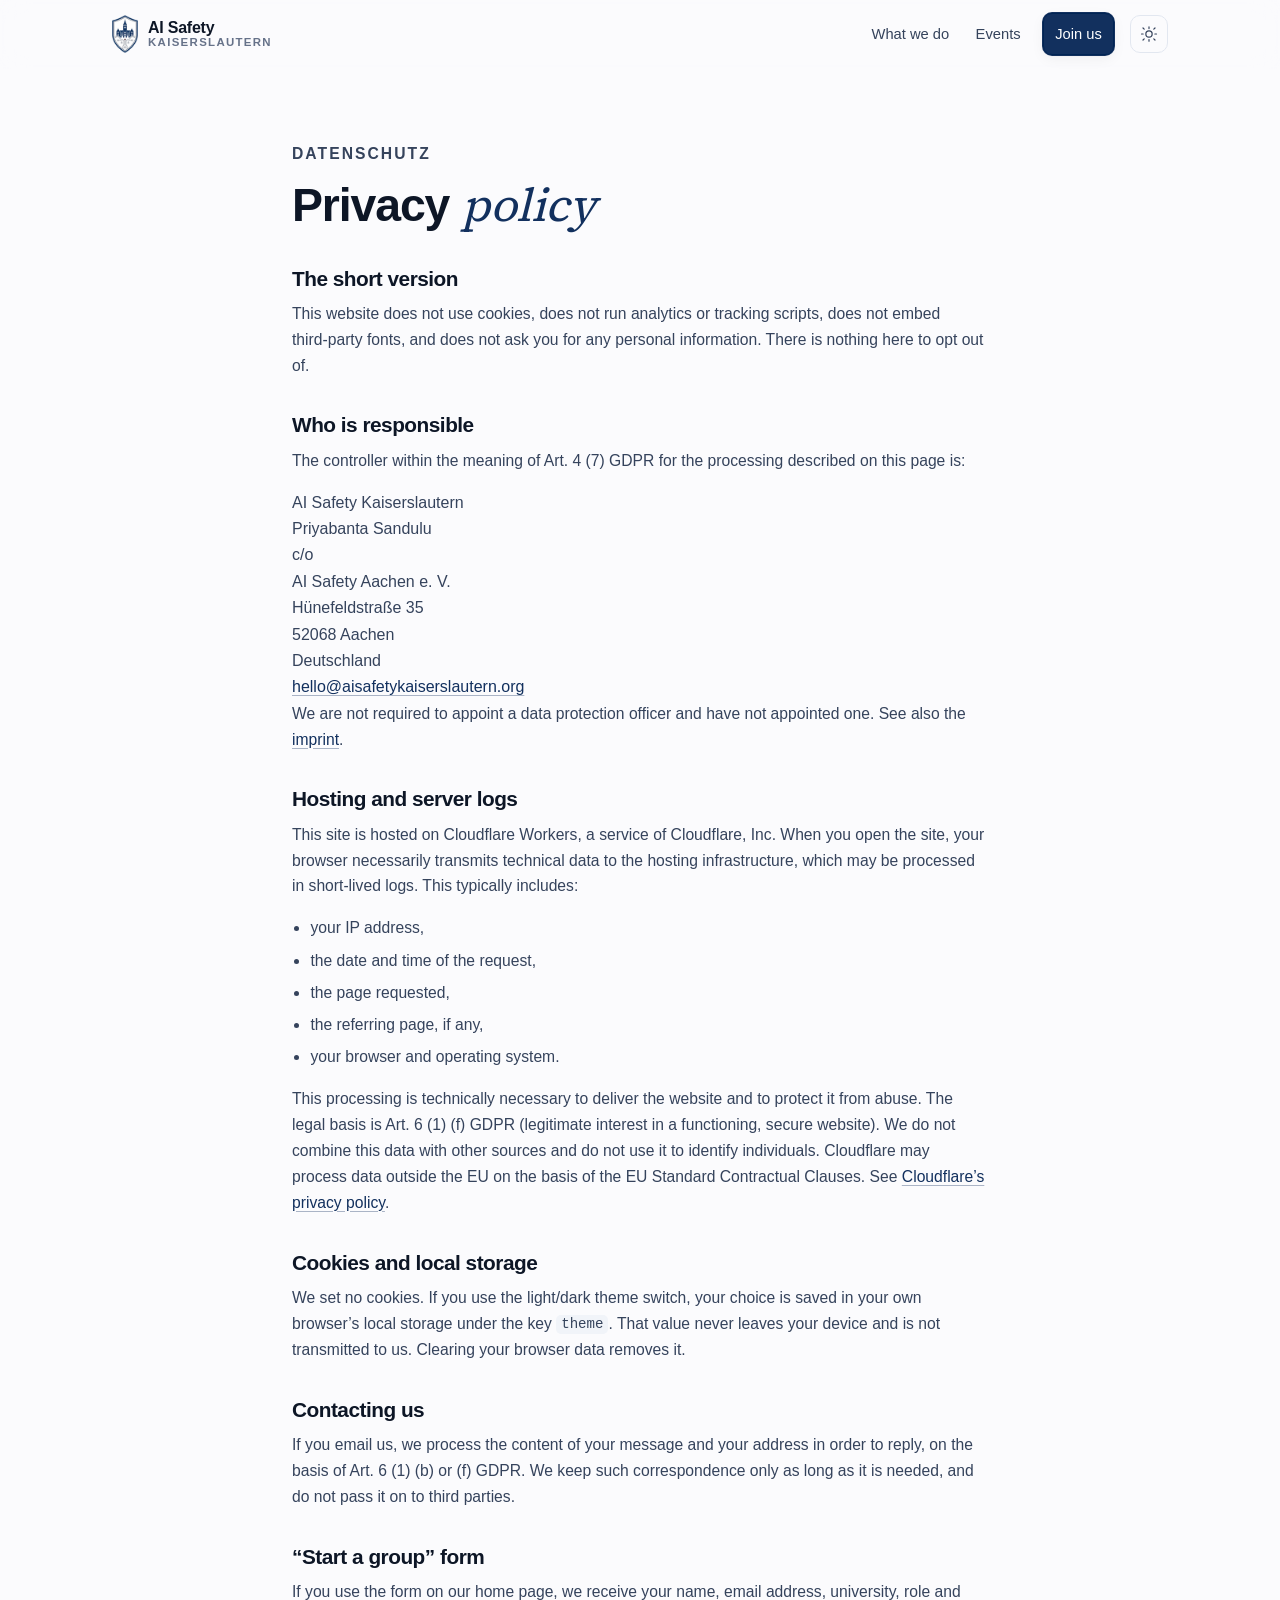
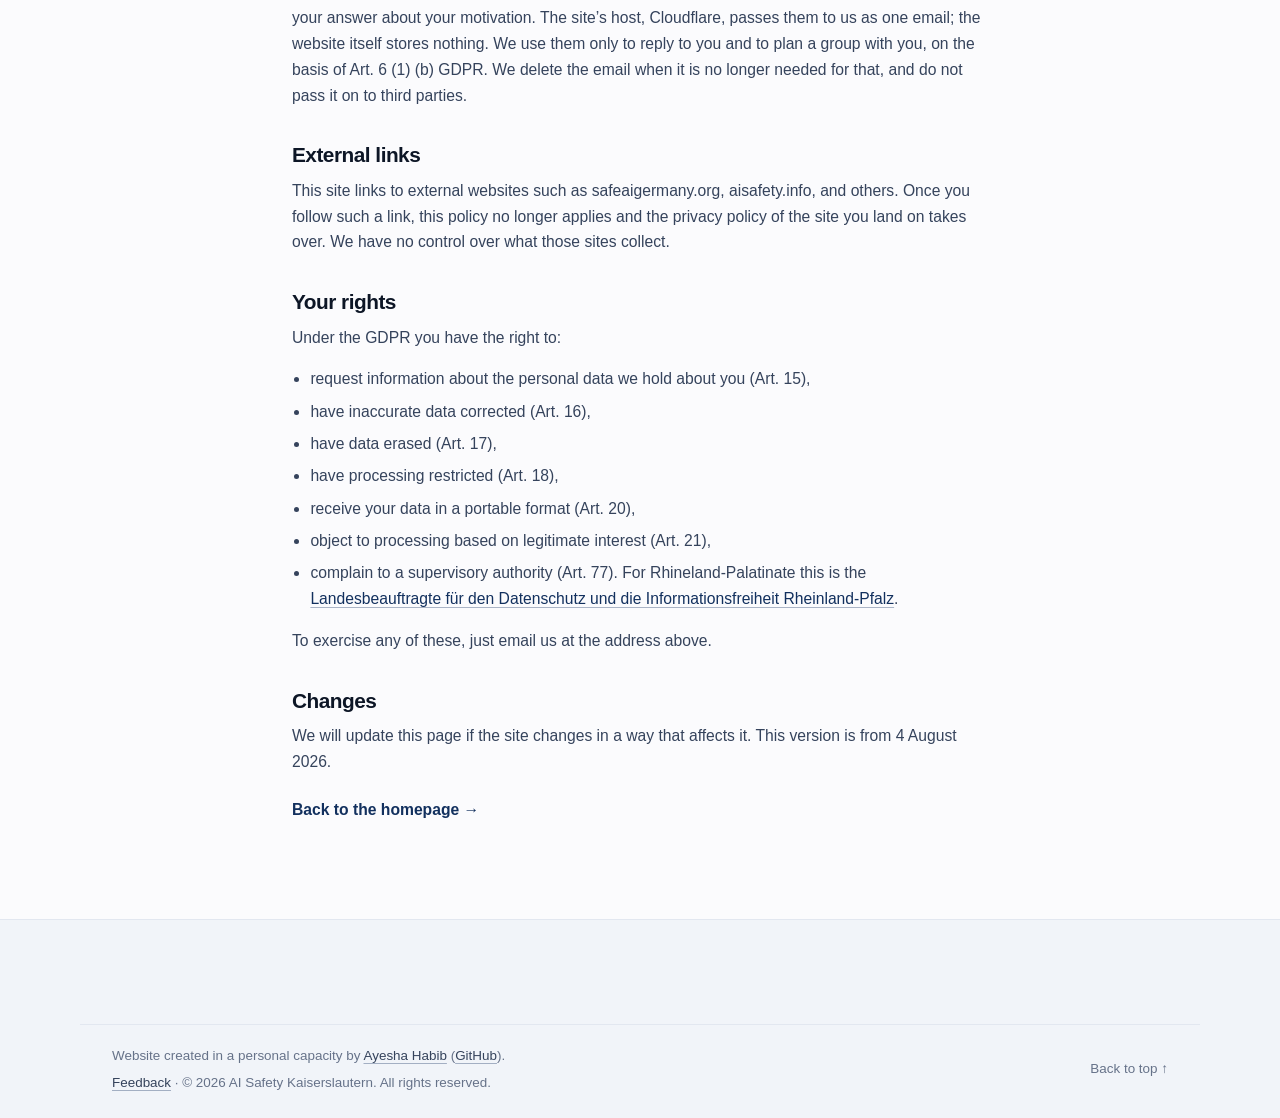
<file: privacy.html>
<!DOCTYPE html>
<html lang="en" data-theme="auto">
<head>
<meta charset="utf-8">
<meta name="viewport" content="width=device-width, initial-scale=1">
<title>Privacy — AI Safety Kaiserslautern</title>
<meta name="description" content="Privacy policy for aisafetykaiserslautern.org.">
<meta name="robots" content="noindex">
<link rel="icon" href="/favicon.ico" sizes="any">
<link rel="icon" href="/assets/img/favicon-32.png" sizes="32x32" type="image/png">
<link rel="icon" href="/assets/img/favicon-16.png" sizes="16x16" type="image/png">
<link rel="apple-touch-icon" href="/assets/img/apple-touch-icon.png">
<link rel="stylesheet" href="assets/css/styles.css?v=20261119v">
<script>
  (function () {
    var saved = null;
    try { saved = localStorage.getItem('theme'); } catch (e) {}
    if (saved === 'light' || saved === 'dark') document.documentElement.setAttribute('data-theme', saved);
  })();
</script>
</head>
<body>

<a class="skip-link" href="#main">Skip to content</a>

<header class="site-header" id="top">
  <div class="wrap header-inner">
    <a class="brand" href="index.html" aria-label="AI Safety Kaiserslautern — home">
      <img class="brand-mark" src="assets/img/logo-mark-96.png" alt="" width="65" height="96" aria-hidden="true">
      <span class="brand-text">
        <strong>AI Safety</strong>
        <span>Kaiserslautern</span>
      </span>
    </a>
    <nav class="nav" id="nav" aria-label="Main">
      <a href="index.html#what-we-do">What we do</a>
      <a href="index.html#events">Events</a>
      <a class="btn btn-primary btn-sm" href="index.html#join">Join us</a>
    </nav>
    <div class="header-tools">
      <button class="icon-btn" id="theme-toggle" type="button" aria-label="Switch colour theme">
        <svg class="i-sun" viewBox="0 0 24 24" width="18" height="18" aria-hidden="true"><circle cx="12" cy="12" r="4.2"/><path d="M12 2.5v2.2M12 19.3v2.2M4.2 12H2M22 12h-2.2M5.6 5.6 4 4M20 20l-1.6-1.6M18.4 5.6 20 4M4 20l1.6-1.6"/></svg>
        <svg class="i-moon" viewBox="0 0 24 24" width="18" height="18" aria-hidden="true"><path d="M20 14.2A8.2 8.2 0 0 1 9.8 4 8.4 8.4 0 1 0 20 14.2Z"/></svg>
      </button>
      <button class="icon-btn nav-toggle" id="nav-toggle" type="button" aria-expanded="false" aria-controls="nav" aria-label="Open menu">
        <svg viewBox="0 0 24 24" width="20" height="20" aria-hidden="true"><path d="M4 7h16M4 12h16M4 17h16"/></svg>
      </button>
    </div>
  </div>
</header>

<main id="main" class="legal">
  <div class="wrap">
    <p class="eyebrow">Datenschutz</p>
    <h1>Privacy <em class="accent">policy</em></h1>

    <h2>The short version</h2>
    <p>
      This website does not use cookies, does not run analytics or tracking scripts, does not
      embed third&#8209;party fonts, and does not ask you for any personal information. There is
      nothing here to opt out of.
    </p>

    <h2>Who is responsible</h2>
    <p>
      The controller within the meaning of Art.&nbsp;4&nbsp;(7) GDPR for the processing described
      on this page is:
    </p>
    <address>
      AI Safety Kaiserslautern<br>
      Priyabanta Sandulu<br>
      c/o<br>
      AI Safety Aachen e.&nbsp;V.<br>
      H&uuml;nefeldstra&szlig;e 35<br>
      52068 Aachen<br>
      Deutschland<br>
      <a href="mailto:hello@aisafetykaiserslautern.org">hello@aisafetykaiserslautern.org</a>
    </address>
    <p>
      We are not required to appoint a data protection officer and have not appointed one.
      See also the <a href="impressum.html">imprint</a>.
    </p>

    <h2>Hosting and server logs</h2>
    <p>
      This site is hosted on Cloudflare Workers, a service of Cloudflare, Inc. When you open the
      site, your browser necessarily transmits technical data to the hosting infrastructure, which
      may be processed in short&#8209;lived logs. This typically includes:
    </p>
    <ul>
      <li>your IP address,</li>
      <li>the date and time of the request,</li>
      <li>the page requested,</li>
      <li>the referring page, if any,</li>
      <li>your browser and operating system.</li>
    </ul>
    <p>
      This processing is technically necessary to deliver the website and to protect it from abuse.
      The legal basis is Art. 6 (1) (f) GDPR (legitimate interest in a functioning, secure website).
      We do not combine this data with other sources and do not use it to identify individuals.
      Cloudflare may process data outside the EU on the basis of the EU Standard Contractual
      Clauses. See
      <a href="https://www.cloudflare.com/privacypolicy/" target="_blank" rel="noopener">Cloudflare&rsquo;s privacy policy</a>.
    </p>

    <h2>Cookies and local storage</h2>
    <p>
      We set no cookies. If you use the light/dark theme switch, your choice is saved in your own
      browser&rsquo;s local storage under the key <code>theme</code>. That value never leaves your
      device and is not transmitted to us. Clearing your browser data removes it.
    </p>

    <h2>Contacting us</h2>
    <p>
      If you email us, we process the content of your message and your address in order to reply,
      on the basis of Art. 6 (1) (b) or (f) GDPR. We keep such correspondence only as long as it is
      needed, and do not pass it on to third parties.
    </p>

    <h2 id="form">&ldquo;Start a group&rdquo; form</h2>
    <p>
      If you use the form on our home page, we receive your name, email address, university, role
      and your answer about your motivation. The site&rsquo;s host, Cloudflare, passes them to us as
      one email; the website itself stores nothing. We use them only to reply to you and to plan
      a group with you, on the basis of Art. 6 (1) (b) GDPR. We delete the email when it is no
      longer needed for that, and do not pass it on to third parties.
    </p>

    <h2>External links</h2>
    <p>
      This site links to external websites such as safeaigermany.org, aisafety.info, and others.
      Once you follow such a link, this policy no longer applies and the privacy policy of the
      site you land on takes over. We have no control over what those sites collect.
    </p>

    <h2>Your rights</h2>
    <p>Under the GDPR you have the right to:</p>
    <ul>
      <li>request information about the personal data we hold about you (Art. 15),</li>
      <li>have inaccurate data corrected (Art. 16),</li>
      <li>have data erased (Art. 17),</li>
      <li>have processing restricted (Art. 18),</li>
      <li>receive your data in a portable format (Art. 20),</li>
      <li>object to processing based on legitimate interest (Art. 21),</li>
      <li>complain to a supervisory authority (Art. 77). For Rhineland&#8209;Palatinate this is the
        <a href="https://www.datenschutz.rlp.de" target="_blank" rel="noopener">Landesbeauftragte f&uuml;r den Datenschutz und die Informationsfreiheit Rheinland&#8209;Pfalz</a>.</li>
    </ul>
    <p>To exercise any of these, just email us at the address above.</p>

    <h2>Changes</h2>
    <p>
      We will update this page if the site changes in a way that affects it. This version is from
      4 August 2026.
    </p>

    <p class="link-row"><a class="link-arrow" href="index.html">Back to the homepage</a></p>
  </div>
</main>

<footer class="site-footer">
  <div class="wrap footer-bottom">
    <div class="footer-credit">
      <p>
        Website created in a personal capacity by
        <a href="https://www.linkedin.com/in/ayesha-habib-004aa9220" target="_blank" rel="noopener">Ayesha&nbsp;Habib</a>
        (<a href="https://github.com/aisharao4885" target="_blank" rel="noopener">GitHub</a>).
      </p>
      <p>
        <a href="mailto:hello@aisafetykaiserslautern.org?subject=Website%20feedback">Feedback</a>
        &middot;
        &copy; <span id="year">2026</span> AI Safety Kaiserslautern. All rights reserved.
      </p>
    </div>
    <a class="to-top" href="#top">Back to top &uarr;</a>
  </div>
</footer>

<script src="assets/js/main.js?v=20261104"></script>
</body>
</html>
</file>
<file: assets/css/styles.css>
/* Source Serif 4 (SIL OFL 1.1, assets/fonts/OFL-source-serif-4.txt), self-hosted:
   no request to Google, which keeps the page GDPR-safe and fits font-src 'self'. */
@font-face {
  font-family: "Source Serif 4";
  src: url("../fonts/source-serif-4-latin-400-normal.woff2") format("woff2");
  font-weight: 400;
  font-style: normal;
  font-display: swap;
}
@font-face {
  font-family: "Source Serif 4";
  src: url("../fonts/source-serif-4-latin-600-normal.woff2") format("woff2");
  font-weight: 600;
  font-style: normal;
  font-display: swap;
}

/* ==========================================================================
   AI Safety Kaiserslautern
   Single stylesheet. No build step, no external requests.

   Palette is taken from the logo: navy #002454 / #12305E, red #CE1523,
   grey #838A92. Navy carries the structure, red is reserved for actions —
   the same hierarchy the shield mark uses.

   Order: tokens → base → layout → components → sections → footer → responsive
   ========================================================================== */

/* ---------- Tokens ---------- */

:root {
  --bg:          #FBFBFD;
  --bg-alt:      #F1F4F9;
  --surface:     #FFFFFF;
  --ink:         #0D1626;
  --ink-soft:    #35435C;
  --muted:       #667289;
  --line:        #E2E7F0;
  --line-strong: #CBD3E1;

  --brand:       #12305E;   /* navy — links, panels, structure */
  --brand-deep:  #002454;
  --brand-soft:  #EDF1F8;

  --accent:      #CE1523;   /* red — calls to action only */
  --accent-ink:  #A80F1B;
  --accent-soft: #FDEEEF;
  --on-accent:   #FFFFFF;

  --radius:      14px;
  --radius-lg:   22px;
  --shadow-sm:   0 1px 2px rgba(13, 22, 38, .05), 0 4px 14px rgba(13, 22, 38, .05);
  --shadow-md:   0 2px 6px rgba(13, 22, 38, .07), 0 18px 44px rgba(13, 22, 38, .1);

  --wrap:        1120px;

  --font: "Inter", -apple-system, BlinkMacSystemFont, "Segoe UI", Roboto,
          "Helvetica Neue", Arial, "Noto Sans", sans-serif;
  --font-serif: "Source Serif 4", Georgia, "Times New Roman", serif;

  color-scheme: light;
}

/* Dark theme values live in one place and are applied twice: once for the
   system preference, once for the explicit toggle. */
@media (prefers-color-scheme: dark) {
  :root:not([data-theme="light"]) {
    --bg:          #080F1D;
    --bg-alt:      #0D1728;
    --surface:     #111D33;
    --ink:         #E9EEF7;
    --ink-soft:    #C0CBDD;
    --muted:       #8B99B3;
    --line:        #1D2A42;
    --line-strong: #2B3A57;

    --brand:       #8FB2EC;
    --brand-deep:  #0B1B33;
    --brand-soft:  #12203A;

    --accent:      #FF5D6B;
    --accent-ink:  #FF8089;
    --accent-soft: #24131A;
    --on-accent:   #200309;

    --shadow-sm:   0 1px 2px rgba(0, 0, 0, .35), 0 4px 14px rgba(0, 0, 0, .3);
    --shadow-md:   0 2px 6px rgba(0, 0, 0, .4), 0 18px 44px rgba(0, 0, 0, .45);

    color-scheme: dark;
  }
}

:root[data-theme="dark"] {
  --bg:          #080F1D;
  --bg-alt:      #0D1728;
  --surface:     #111D33;
  --ink:         #E9EEF7;
  --ink-soft:    #C0CBDD;
  --muted:       #8B99B3;
  --line:        #1D2A42;
  --line-strong: #2B3A57;

  --brand:       #8FB2EC;
  --brand-deep:  #0B1B33;
  --brand-soft:  #12203A;

  --accent:      #FF5D6B;
  --accent-ink:  #FF8089;
  --accent-soft: #24131A;
  --on-accent:   #200309;

  --shadow-sm:   0 1px 2px rgba(0, 0, 0, .35), 0 4px 14px rgba(0, 0, 0, .3);
  --shadow-md:   0 2px 6px rgba(0, 0, 0, .4), 0 18px 44px rgba(0, 0, 0, .45);

  color-scheme: dark;
}

/* ---------- Base ---------- */

*, *::before, *::after { box-sizing: border-box; }

html {
  -webkit-text-size-adjust: 100%;
  scroll-behavior: smooth;
  scroll-padding-top: 84px;
}

@media (prefers-reduced-motion: reduce) {
  html { scroll-behavior: auto; }
  *, *::before, *::after {
    animation-duration: .01ms !important;
    transition-duration: .01ms !important;
  }
}

body {
  margin: 0;
  background: var(--bg);
  color: var(--ink);
  font-family: var(--font);
  font-size: 1rem;
  line-height: 1.65;
  -webkit-font-smoothing: antialiased;
  overflow-x: hidden;
}

h1, h2, h3 {
  margin: 0 0 .5em;
  line-height: 1.12;
  letter-spacing: -.022em;
  font-weight: 700;
}

/* titles: bold sans, tightly set, with one phrase picked out in italic serif (em.accent) */
/* h1 matches the section titles (h2), so section 1 looks like every other section */
h1, h2 { font-size: clamp(1.85rem, 3.1vw, 2.6rem); font-weight: 600; line-height: 1.1; letter-spacing: -.024em; }
h1 .accent, h2 .accent, h3 .accent {
  font-family: var(--font-serif);
  font-style: italic;
  font-weight: 400;
  letter-spacing: -.01em;
  color: var(--brand);
}
h3 { font-size: 1.14rem; letter-spacing: -.012em; }

p { margin: 0 0 1rem; }
p:last-child { margin-bottom: 0; }

a {
  color: var(--brand);
  text-decoration-color: color-mix(in srgb, var(--brand) 35%, transparent);
  text-underline-offset: 3px;
}
a:hover { text-decoration-color: currentColor; }

img, svg { max-width: 100%; }

:focus-visible {
  outline: 2px solid var(--brand);
  outline-offset: 3px;
  border-radius: 6px;
}

svg { fill: none; stroke: currentColor; stroke-width: 1.6; stroke-linecap: round; stroke-linejoin: round; }

.skip-link {
  position: absolute;
  left: -9999px;
  top: .5rem;
  z-index: 200;
  padding: .6rem 1rem;
  background: var(--brand);
  color: var(--surface);
  border-radius: 8px;
  text-decoration: none;
}
.skip-link:focus { left: .75rem; }

.muted { color: var(--muted); }

/* ---------- Layout ---------- */

.wrap {
  width: 100%;
  max-width: var(--wrap);
  margin-inline: auto;
  padding-inline: clamp(1.1rem, 4vw, 2rem);
}

.section { padding-block: clamp(2.5rem, 5vw, 4rem); }
.section-alt { background: var(--bg-alt); }

.section-title { max-width: none; text-wrap: balance; }   /* no single word left on a 2nd line */

.section-lede {
  max-width: 62ch;
  font-size: 1.05rem;
  color: var(--muted);
  margin-bottom: 2.5rem;
}

.eyebrow {
  margin: 0 0 .85rem;
  font-size: .78rem;
  font-weight: 700;
  letter-spacing: .13em;
  text-transform: uppercase;
  color: var(--accent);
}

.body-lg { font-size: 1rem; color: var(--ink-soft); max-width: 56ch; }

/* ---------- Header ---------- */

.site-header {
  position: sticky;
  top: 0;
  z-index: 100;
  background: color-mix(in srgb, var(--bg) 82%, transparent);
  backdrop-filter: saturate(180%) blur(14px);
  -webkit-backdrop-filter: saturate(180%) blur(14px);
  border-bottom: 1px solid transparent;
  transition: border-color .2s ease, box-shadow .2s ease;
}
.site-header.is-stuck {
  border-bottom-color: var(--line);
  box-shadow: 0 1px 16px rgba(13, 22, 38, .06);
}

.header-inner {
  display: flex;
  align-items: center;
  gap: 1rem;
  min-height: 68px;
}

.brand {
  display: inline-flex;
  align-items: center;
  gap: .62rem;
  color: var(--ink);
  text-decoration: none;
  margin-right: auto;
}
.brand-mark {
  display: block;
  width: auto;
  height: 38px;
}
/* the mark is navy-on-white artwork; lift it slightly on dark backgrounds */
:root[data-theme="dark"] .brand-mark { filter: drop-shadow(0 0 1px rgba(255, 255, 255, .55)); }
@media (prefers-color-scheme: dark) {
  :root:not([data-theme="light"]) .brand-mark { filter: drop-shadow(0 0 1px rgba(255, 255, 255, .55)); }
}

.brand-text {
  display: flex;
  flex-direction: column;
  line-height: 1.08;
}
.brand-text strong {
  font-size: 1rem;
  font-weight: 800;
  letter-spacing: -.015em;
}
.brand-text span {
  font-size: .715rem;
  font-weight: 600;
  letter-spacing: .115em;
  text-transform: uppercase;
  color: var(--muted);
}

.nav {
  display: flex;
  align-items: center;
  gap: .25rem;
}
.nav > a {
  padding: .5rem .7rem;
  border-radius: 9px;
  color: var(--ink-soft);
  font-size: .92rem;
  font-weight: 500;
  text-decoration: none;
  white-space: nowrap;
}
.nav > a:hover { background: var(--bg-alt); color: var(--ink); }
.nav > a.btn-primary { color: var(--surface); margin-left: .45rem; }
.nav > a.btn-primary:hover { color: #FFFFFF; }

.header-tools { display: flex; align-items: center; gap: .3rem; }

.icon-btn {
  display: inline-grid;
  place-items: center;
  width: 38px;
  height: 38px;
  border: 1px solid var(--line);
  border-radius: 10px;
  background: transparent;
  color: var(--ink-soft);
  cursor: pointer;
  transition: background .15s ease, color .15s ease;
}
.icon-btn:hover { background: var(--bg-alt); color: var(--ink); }

.nav-toggle { display: none; }

.i-moon { display: none; }
:root[data-theme="dark"] .i-sun { display: none; }
:root[data-theme="dark"] .i-moon { display: block; }
@media (prefers-color-scheme: dark) {
  :root:not([data-theme="light"]) .i-sun { display: none; }
  :root:not([data-theme="light"]) .i-moon { display: block; }
}

/* ---------- Buttons ---------- */

.btn {
  display: inline-flex;
  align-items: center;
  justify-content: center;
  gap: .5rem;
  padding: .78rem 1.35rem;
  border: 1px solid transparent;
  border-radius: 999px;
  font-size: .95rem;
  font-weight: 600;
  text-decoration: none;
  cursor: pointer;
  transition: transform .12s ease, background .15s ease, border-color .15s ease;
}
.btn:active { transform: translateY(1px); }

/* main buttons use the navy of the Register button; no red buttons */
.btn-primary,
.btn-brand {
  background: var(--brand);
  color: var(--surface);
  border-color: var(--brand-deep);
  box-shadow: 0 0 0 1px var(--brand), var(--shadow-sm);   /* visible edge on every background */
}
.btn-primary:hover,
.btn-brand:hover { background: var(--brand-deep); color: #FFFFFF; }

.btn-ghost {
  background: transparent;
  color: var(--ink);
  border-color: var(--line-strong);
}
.btn-ghost:hover { background: var(--surface); border-color: var(--muted); }

.btn-sm { padding: .5rem 1rem; font-size: .88rem; }

.btn-row {
  display: flex;
  flex-wrap: wrap;
  gap: .65rem;
  margin: 1.75rem 0 1.15rem;
}

.link-arrow { font-weight: 600; text-decoration: none; }
.link-arrow::after {
  content: "\00a0→";
  display: inline-block;
  transition: transform .15s ease;
}
.link-arrow:hover::after { transform: translateX(3px); }

.link-row { margin-top: 1.4rem; }

/* ---------- Hero ---------- */

.hero {
  position: relative;   /* no overflow clipping: the skyline panel may extend below the hero */
  /* no top padding: the skyline strip sits right under the header */
  padding-block: 0 clamp(2.5rem, 5vw, 4rem);
  background:
    radial-gradient(70ch 38ch at 8% -12%, var(--brand-soft), transparent 68%),
    var(--bg);
}

.hero-grid {
  display: grid;
  grid-template-columns: minmax(0, 1.1fr) minmax(0, .9fr);
  gap: clamp(2rem, 5vw, 4rem);
  align-items: center;  /* title, text and buttons form 1 block, centred next to the picture */
}

/* skyline strip at the top of the hero (hero-net.js): full width, quiet, informative */
.skyline-row {
  position: relative;
  height: 52px;
  margin-bottom: clamp(1.5rem, 3.5vw, 2.5rem);
  background: var(--bg-alt);   /* its own band, set apart from the hero below */
  z-index: 10;                 /* panel and hover labels stay above the hero picture (blades, dot) */
}
.skyline-row .hero-net { position: absolute; inset: 0; width: 100%; height: 100%; pointer-events: none; }
.skyline-row-inner { position: relative; height: 100%; display: flex; justify-content: flex-end; align-items: flex-end; padding-bottom: .35rem; }

/* "About the skyline": a small, quiet link; the panel opens below it */
.skyline-story { position: relative; z-index: 2; font-size: .76rem; }
.skyline-story summary {
  display: inline-flex;
  align-items: center;
  gap: .4rem;
  list-style: none;
  cursor: pointer;
  padding: .15rem .55rem;
  border-radius: 999px;
  background: var(--bg-alt);
  color: var(--muted);
}
.skyline-story summary:hover,
.skyline-story[open] summary { color: var(--ink); }
.skyline-story summary::-webkit-details-marker { display: none; }
/* info mark: an upright "i" centred in a small ring */
.skyline-story summary::before {
  content: "i";
  flex: none;
  display: grid;
  place-items: center;
  width: 14px;
  height: 14px;
  border: 1.5px solid currentColor;
  border-radius: 50%;
  font-family: var(--font-serif);
  font-size: 10px;
  font-weight: 600;
  font-style: normal;
  line-height: 1;
}
.skyline-panel {
  position: absolute;
  right: 0;
  top: calc(100% + .4rem);
  width: min(22rem, calc(100vw - 2rem));
  padding: .85rem 1rem .4rem;
  background: var(--surface);
  border: 1px solid var(--line);
  border-radius: var(--radius);
  box-shadow: var(--shadow-md);
  color: var(--ink-soft);
  font-size: .82rem;
  line-height: 1.45;
}
.skyline-panel p { margin-bottom: .6rem; }
.skyline-panel dt { font-weight: 600; color: var(--ink); }
.skyline-panel dd { margin: 0 0 .5rem; }

/* hover label under a building (created by hero-net.js) */
.skyline-tip {
  position: absolute;
  top: calc(100% + .3rem);
  transform: translateX(-50%);
  padding: .1rem .5rem;
  font-size: .72rem;
  white-space: nowrap;
  color: var(--ink);
  background: var(--surface);
  border: 1px solid var(--line);
  border-radius: 6px;
  box-shadow: var(--shadow-sm);
  pointer-events: none;
  opacity: 0;
  transition: opacity .12s ease;
  z-index: 3;
}
.skyline-tip.is-on { opacity: 1; }

.hero h1 { margin-bottom: .45em; text-wrap: balance; }

.lede {
  font-size: 1.05rem;      /* same as the section intros */
  font-weight: 400;
  color: var(--ink-soft);
  max-width: 44ch;
  margin-bottom: 1.5rem;
  line-height: 1.6;
}

/* Stay up to date: 3 small round icon links under the hero buttons (former Join section) */
.hero-follow { display: flex; align-items: center; gap: .5rem; margin: 1.35rem 0 0; scroll-margin-top: 6rem; }
.hero-follow-label { margin-right: .35rem; font-size: .9rem; font-weight: 600; color: var(--ink-soft); }
.icon-link {
  display: inline-grid;
  place-items: center;
  width: 36px;
  height: 36px;
  border-radius: 50%;
  color: #FFFFFF;
  background: var(--icon, var(--brand));
  box-shadow: 0 2px 6px rgba(13, 22, 38, .18);
  /* spring-like zoom on hover */
  transition: transform .25s cubic-bezier(.34, 1.56, .64, 1), box-shadow .2s ease;
  animation: icon-in .5s cubic-bezier(.34, 1.56, .64, 1) both;
}
.icon-signal   { --icon: #3A76F0; animation-delay: .25s; }   /* Signal blue */
.icon-linkedin { --icon: #0A66C2; animation-delay: .4s; }    /* LinkedIn blue */
.icon-mail     { --icon: #14A38B; animation-delay: .55s; }   /* teal */
.icon-link:hover,
.icon-link:focus-visible { transform: scale(1.2) rotate(-8deg); box-shadow: 0 8px 18px rgba(13, 22, 38, .28); }
@keyframes icon-in {
  from { opacity: 0; transform: scale(.4); }
  to   { opacity: 1; transform: scale(1); }
}
@media (prefers-reduced-motion: reduce) {
  .icon-link { animation: none; transition: none; }
  .icon-link:hover, .icon-link:focus-visible { transform: none; }
}
/* wide screens: the icons become a small vertical bar fixed at the right edge, next to the
   hero picture, and stay visible while scrolling */
@media (min-width: 960px) {
  .hero-follow {
    position: fixed;
    z-index: 40;
    top: 50%;
    right: max(.75rem, calc((100vw - var(--wrap)) / 2 - 4rem));
    transform: translateY(-50%);
    flex-direction: column;
    gap: .45rem;
    margin: 0;
    padding: .45rem;
    background: color-mix(in srgb, var(--surface) 88%, transparent);
    border: 1px solid var(--line);
    border-radius: 999px;
    box-shadow: var(--shadow-sm);
  }
  .hero-follow-label {   /* kept for screen readers; the bar is labelled "Stay up to date" */
    position: absolute; width: 1px; height: 1px; overflow: hidden; clip: rect(0 0 0 0); white-space: nowrap;
  }
}

/* hero picture: transparent, so it sits on the page background in both themes */
.hero-art { position: relative; justify-self: end; width: 100%; max-width: 400px; }
/* green dot travelling the inner hexagon clockwise, 14 s per round (launch slide timing).
   Points are % of the picture, taken from the slide's motion path. */
.orbit-dot {
  position: absolute;
  left: 62.71%;
  top: 27.07%;
  width: 1.9%;
  aspect-ratio: 1;
  border-radius: 50%;
  background: #92D050;
  box-shadow: 0 0 0 3px rgba(146, 208, 80, .3), 0 0 12px rgba(146, 208, 80, .7);
  transform: translate(-50%, -50%);
  animation: orbit 14s linear infinite;
}
@keyframes orbit {
  0%      { left: 62.71%; top: 27.07%; }
  16.667% { left: 75.76%; top: 49.71%; }
  33.333% { left: 62.71%; top: 72.35%; }
  50%     { left: 36.61%; top: 72.35%; }
  66.667% { left: 23.55%; top: 49.71%; }
  83.333% { left: 36.61%; top: 27.07%; }
  100%    { left: 62.71%; top: 27.07%; }
}
/* blades: each pops out (scale from the picture centre, soft shadow) while the dot runs
   along its edge. 6 edges x 2.333 s = the dot's 14 s round, so the delays follow the dot. */
.hero-art .blade {
  position: absolute;
  inset: 0;
  width: 100%;
  height: 100%;
  transform-origin: 50% 50%;
  animation: blade-pop 14s ease-in-out infinite;
}
.hero-art .blade-network  { animation-delay: 0s; }       /* dot: upper-right edge */
.hero-art .blade-workshop { animation-delay: 2.333s; }   /* lower-right edge */
.hero-art .blade-movie    { animation-delay: 4.667s; }   /* bottom edge */
.hero-art .blade-talk     { animation-delay: 7s; }       /* lower-left edge */
.hero-art .blade-reading  { animation-delay: 9.333s; }   /* upper-left edge */
.hero-art .blade-learn    { animation-delay: 11.667s; }  /* top edge */
@keyframes blade-pop {
  0%, 17%, 100% { transform: scale(1); filter: none; z-index: 1; }
  3%, 14%       { transform: scale(1.05); filter: drop-shadow(0 10px 14px rgba(13, 22, 38, .3)); z-index: 2; }
}
.orbit-dot { z-index: 3; }
@media (prefers-reduced-motion: reduce) { .orbit-dot, .hero-art .blade { animation: none; } }
.hero-art img { display: block; width: 100%; height: auto; }
/* centre wordmark (index.html, .hero-wordmark): navy text, green AI in square brackets.
   The brackets close in once on load. Dark mode: white text, same green. */
.hero-wordmark { display: block; width: 100%; height: auto; aspect-ratio: 1080 / 1078; }
.hero-wordmark text { font-family: Arial, Helvetica, "Liberation Sans", sans-serif; stroke: none; }   /* the global svg rule strokes */
.hero-wordmark .wm-ink { fill: #012D5E; }
.hero-wordmark .wm-ai { fill: #92D050; }
.hero-wordmark .wm-bracket {
  fill: none;
  stroke: #012D5E;   /* same navy as the text, so only the AI is green */
  stroke-width: 7;
  stroke-linecap: butt;
  stroke-linejoin: miter;
  /* backwards, not both: once the animation ends the brackets rest in their normal, visible style */
  animation: wm-bracket-in .9s cubic-bezier(.2, .8, .2, 1) .3s backwards;
}
.hero-wordmark .wm-bracket-l { --from: -18px; }
.hero-wordmark .wm-bracket-r { --from: 18px; }
@keyframes wm-bracket-in {
  from { opacity: 0; transform: translateX(var(--from)); }
  to   { opacity: 1; transform: none; }
}
@media (prefers-reduced-motion: reduce) { .hero-wordmark .wm-bracket { animation: none; } }
:root[data-theme="dark"] .hero-wordmark .wm-ink { fill: #FFFFFF; }
:root[data-theme="dark"] .hero-wordmark .wm-bracket { stroke: #FFFFFF; }
@media (prefers-color-scheme: dark) {
  :root:not([data-theme="light"]) .hero-wordmark .wm-ink { fill: #FFFFFF; }
  :root:not([data-theme="light"]) .hero-wordmark .wm-bracket { stroke: #FFFFFF; }
}
.img-on-dark { display: none !important; }
:root[data-theme="dark"] .img-on-light { display: none !important; }
:root[data-theme="dark"] .img-on-dark { display: block !important; }
@media (prefers-color-scheme: dark) {
  :root:not([data-theme="light"]) .img-on-light { display: none !important; }
  :root:not([data-theme="light"]) .img-on-dark { display: block !important; }
}

/* ---------- Cards ---------- */

.cards { display: grid; gap: 1.15rem; }
.cards-3 { grid-template-columns: repeat(3, minmax(0, 1fr)); }

.card {
  padding: 1.6rem 1.5rem 1.7rem;
  background: var(--surface);
  border: 1px solid var(--line);
  border-radius: var(--radius);
  box-shadow: var(--shadow-sm);
}
.card p { color: var(--muted); font-size: .95rem; margin: 0; }

.card-icon {
  display: inline-grid;
  place-items: center;
  width: 42px;
  height: 42px;
  margin-bottom: 1rem;
  border-radius: 11px;
  background: var(--brand-soft);
  color: var(--brand);
}

/* ---------- What we do: research focus + upcoming programme ---------- */

/* the lede spans the 2-column block below, so let it run full width */
#what-we-do .section-lede { max-width: none; }

.wwd {
  display: grid;
  grid-template-columns: repeat(2, minmax(0, 1fr));
  gap: clamp(1rem, 2.5vw, 1.5rem);
  align-items: stretch;
}
.project-kicker {
  margin: 0 0 .5rem;
  font-size: .72rem;
  font-weight: 700;
  letter-spacing: .13em;
  text-transform: uppercase;
  color: var(--accent);
}

.project-card {
  background: var(--surface);
  border: 1px solid var(--line);
  border-radius: var(--radius);
  box-shadow: var(--shadow-sm);
  overflow: hidden;
  display: flex;
  flex-direction: column;
  justify-content: flex-start;
}
.project-body { padding: clamp(1.5rem, 3vw, 2rem); }
.project-card h3 { margin: 0 0 1rem; font-weight: 600; font-size: clamp(1.4rem, 2.1vw, 1.65rem); line-height: 1.2; letter-spacing: -.022em; }
.project-body p { color: var(--ink-soft); font-size: .95rem; }
.project-body .project-lead { font-size: 1.05rem; line-height: 1.6; font-weight: 400; color: var(--ink); }

/* ---------- Split (why) ---------- */

.split {
  display: grid;
  grid-template-columns: minmax(0, 1.15fr) minmax(0, .85fr);
  gap: clamp(2rem, 5vw, 3.75rem);
  align-items: start;
}
.split-copy p { color: var(--ink-soft); max-width: 60ch; }
.split-copy .eyebrow { color: var(--accent); }
/* Why AI safety: narrower text, wider cards, so both columns end at a similar height */
#why .split { grid-template-columns: minmax(0, 1.25fr) minmax(0, .75fr); }
/* the section title sits above both columns */
.section-title + .split { margin-top: 1.25rem; }

.stat-stack { display: grid; gap: 1rem; }

.stat {
  padding: 1.5rem 1.45rem;
  background: var(--surface);
  border: 1px solid var(--line);
  border-radius: var(--radius);
  box-shadow: var(--shadow-sm);
  transition: transform .22s ease, box-shadow .22s ease;
}
#why .stat { padding: 1.75rem; border-radius: 18px; }
#why .stat h3 { font-size: 1.25rem; }
.stat:hover { transform: translateY(-3px); box-shadow: var(--shadow-md); }
.stat h3 { margin-bottom: .55rem; }

/* the survey number, set large; main.js counts it up once */
.figure {
  display: flex;
  flex-wrap: wrap;
  align-items: center;
  gap: 1rem 1.5rem;
  margin-block: 2rem;
  padding-block: 1.75rem;
  border-block: 1px solid var(--line-strong);
}
.split-copy .figure-num {
  flex: none;
  margin: 0;
  font-family: var(--font-serif);
  font-size: clamp(5rem, 9vw, 7.75rem);
  line-height: .9;
  color: var(--brand);
  font-variant-numeric: tabular-nums;
}
/* fixed room for 2 digits, so the text beside it does not move while the number counts */
.figure-num [data-count-to] { display: inline-block; min-width: 2ch; text-align: right; }
.split-copy .figure-text { flex: 1 1 15rem; margin: 0; font-size: 1rem; }
.stat p { color: var(--muted); font-size: .93rem; }

.stat-kicker {
  margin: 0 0 .5rem;
  font-size: .72rem;
  font-weight: 700;
  letter-spacing: .13em;
  text-transform: uppercase;
  color: var(--accent);
}

/* ---------- Notice / events ---------- */

.notice {
  padding: clamp(1.75rem, 4vw, 2.75rem);
  background: var(--surface);
  border: 1px dashed var(--line-strong);
  border-radius: var(--radius);
  text-align: center;
}
.notice h3 { font-size: 1.3rem; }
.notice p {
  max-width: 52ch;
  margin-inline: auto;
  margin-bottom: 1.5rem;
  color: var(--muted);
}

.event-list { list-style: none; margin: 0; padding: 0; display: grid; gap: .85rem; }

.event {
  display: grid;
  grid-template-columns: auto minmax(0, 1fr) auto;
  gap: 1.25rem;
  align-items: center;
  padding: 1.15rem 1.3rem;
  background: var(--surface);
  border: 1px solid var(--line);
  border-radius: var(--radius);
  box-shadow: var(--shadow-sm);
}
.event-date {
  display: grid;
  place-items: center;
  width: 62px;
  padding: .55rem 0;
  border-radius: 11px;
  background: var(--brand-soft);
  color: var(--brand);
}
.event-day { font-size: 1.45rem; font-weight: 800; line-height: 1; }
.event-month { font-size: .72rem; font-weight: 700; letter-spacing: .1em; text-transform: uppercase; }
.event-body h3 { margin-bottom: .25rem; }
.event-meta { font-size: .85rem; color: var(--accent); font-weight: 600; margin-bottom: .35rem; }
.event-body p { font-size: .93rem; color: var(--muted); margin: 0; }
.event-body .event-note { font-size: .85rem; margin-top: .55rem; }
.event-actions { display: flex; flex-direction: column; gap: .5rem; }

.past-events,
.toc-details { margin-top: 1.75rem; }
.past-events > summary,
.toc-details > summary {
  cursor: pointer;
  width: max-content;
  padding: .35rem 0;
  font-weight: 600;
  color: var(--ink-soft);
}
.past-events > summary:hover,
.toc-details > summary:hover { color: var(--ink); }
.past-events[open] > summary,
.toc-details[open] > summary { margin-bottom: .85rem; }
.event-past { box-shadow: none; }
.event-past .event-date { background: var(--bg-alt); color: var(--muted); }
.event-past .event-meta { color: var(--muted); }

/* ---------- Call for speakers (Events section, while no dated event is listed) ---------- */
.cfs {
  display: grid;
  grid-template-columns: minmax(0, 1fr) auto;
  gap: 1.5rem 2.5rem;
  align-items: center;
  padding: 1.75rem 1.9rem;
  background: var(--surface);
  border: 1px solid var(--line);
  border-radius: var(--radius-lg);
  box-shadow: var(--shadow-sm);
}
.cfs-kicker { margin: 0 0 .35rem; font-size: .75rem; font-weight: 700; letter-spacing: .12em; text-transform: uppercase; color: var(--accent); }
.cfs h3 { margin-bottom: .5rem; }
.cfs-lead { color: var(--ink-soft); max-width: 62ch; margin-bottom: 1.1rem; }
.cfs-formats { list-style: none; margin: 0 0 1rem; padding: 0; display: grid; gap: .75rem; }
.cfs-formats li { display: grid; gap: .1rem; padding-left: .9rem; border-left: 2px solid var(--line-strong); }
.cfs-formats strong { color: var(--ink); }
.cfs-formats span { font-size: .93rem; color: var(--muted); }
.cfs-note { margin: 0; font-size: .88rem; color: var(--muted); }
.cfs-actions { display: flex; flex-direction: column; gap: .6rem; }
@media (max-width: 760px) {
  .cfs { grid-template-columns: 1fr; padding: 1.4rem 1.25rem; }
  .cfs-actions { flex-direction: row; flex-wrap: wrap; }
}

/* ---------- Theory of change ---------- */

.toc-figure {
  /* wider than the text column, so the cell text stays readable */
  width: min(1400px, calc(100vw - 2rem));
  margin: 0 0 0 50%;
  transform: translateX(-50%);
}
.toc-scroll {
  overflow-x: auto;                        /* narrow screens scroll sideways instead of shrinking the text */
  padding: clamp(.75rem, 2vw, 1.5rem);
  background: #FFFFFF;                     /* the diagram is drawn on white */
  border: 1px solid var(--line);
  border-radius: var(--radius);
  box-shadow: var(--shadow-sm);
}
.toc-scroll img { display: block; width: 100%; min-width: 900px; height: auto; }
.toc-figure figcaption { margin-top: .6rem; text-align: right; font-size: .85rem; }

/* ---------- Start a group ---------- */

#start-a-group .split { align-items: start; }
.split-copy .split-intro { font-size: 1.05rem; }

/* what we offer: a numbered list, each row between thin rules */
.offer-list { list-style: none; padding: 0; margin: 2rem 0 0; counter-reset: offer; border-bottom: 1px solid var(--line); }
.offer-list li {
  counter-increment: offer;
  display: grid;
  grid-template-columns: 2.75rem minmax(0, 1fr);
  column-gap: 1rem;
  padding-block: 1.15rem;
  border-top: 1px solid var(--line);
}
.offer-list li::before {
  content: counter(offer, decimal-leading-zero);
  grid-row: span 2;
  font-family: var(--font-serif);
  font-size: 1.85rem;
  line-height: 1;
  color: var(--brand);
}
.offer-list strong { font-size: 1.03rem; }
.offer-list span { color: var(--muted); font-size: .95rem; }

.form-card {
  position: relative;
  padding: 2rem;
  background: var(--surface);
  border: 1px solid var(--line);
  border-radius: var(--radius-lg);
  box-shadow: var(--shadow-md);
}
.form-card h3 { margin: 0 0 1.25rem; font-size: 1.4rem; letter-spacing: -.02em; }
.field { margin: 0 0 1rem; padding: 0; border: 0; min-width: 0; }
.field > label,
.field > legend { display: block; margin-bottom: .4rem; padding: 0; font-size: .88rem; font-weight: 600; }
.field input[type="text"],
.field input[type="email"],
.field select,
.field textarea {
  width: 100%;
  padding: .7rem .8rem;
  font: inherit;
  font-size: .95rem;
  color: var(--ink);
  background: var(--bg);
  border: 1px solid var(--line-strong);
  border-radius: 10px;
}
.field input[type="text"],
.field input[type="email"],
.field select { height: 2.9rem; }
.field textarea { resize: vertical; }
.field input:focus,
.field select:focus,
.field textarea:focus { outline: 2px solid var(--brand); outline-offset: 1px; border-color: transparent; }
.hp { position: absolute; left: -9999px; width: 1px; height: 1px; overflow: hidden; }
.form-card .btn { width: 100%; justify-content: center; margin-top: .25rem; }
.form-card .btn:disabled { opacity: .6; cursor: wait; }
.form-status { margin: .8rem 0 0; padding: .6rem .8rem; border-radius: 10px; font-size: .9rem; }
.form-status.is-ok { background: var(--brand-soft); color: var(--brand); }
.form-status.is-error { background: var(--accent-soft); color: var(--accent-ink); }
.form-note { margin: .8rem 0 0; font-size: .82rem; color: var(--muted); }

/* ---------- Gallery ---------- */

/* mosaic: 4 columns x 2 rows of 4:3 tiles; 1 photo takes 2x2 (so it shows uncropped), 1 takes 2x1. No captions:
   the event and date sit in alt and title, and each tile opens the full photo. */
.gallery {
  list-style: none;
  margin: 0;
  padding: 0;
  display: grid;
  grid-template-columns: repeat(4, minmax(0, 1fr));
  grid-template-rows: repeat(2, minmax(0, 1fr));
  aspect-ratio: 8 / 3;   /* each cell 4:3, so the 2x2 tile is 4:3 like the photo */
  gap: .6rem;
}
.gallery .g-big  { grid-column: span 2; grid-row: span 2; }
.gallery .g-wide { grid-column: span 2; }
.gallery a { display: block; height: 100%; overflow: hidden; cursor: zoom-in; }
.gallery img {
  display: block;
  width: 100%;
  height: 100%;
  object-fit: cover;
  transition: transform .3s ease;
}
.gallery .g-talk { object-position: 50% 60%; }   /* keep speaker and screen in frame */
.gallery a:hover img { transform: scale(1.04); }
@media (prefers-reduced-motion: reduce) { .gallery img { transition: none; } }
@media (max-width: 620px) {
  .gallery { grid-template-columns: repeat(2, minmax(0, 1fr)); grid-template-rows: none; grid-auto-rows: 44vw; aspect-ratio: auto; }
  .gallery .g-big { grid-row: span 1; }
}

/* ---------- Resources ---------- */

.res-columns {
  display: grid;
  grid-template-columns: repeat(3, minmax(0, 1fr));
  gap: clamp(1.25rem, 3vw, 2rem);
  align-items: start;
}

.res-label {
  margin-bottom: .85rem;
  font-size: .74rem;
  font-weight: 700;
  letter-spacing: .13em;
  text-transform: uppercase;
  color: var(--muted);
}

.res-grid { display: grid; gap: .6rem; }

.res {
  display: block;
  padding: 1rem 1.15rem;
  background: var(--surface);
  border: 1px solid var(--line);
  border-radius: 12px;
  color: var(--ink);
  text-decoration: none;
  transition: border-color .15s ease, background .15s ease;
}
.res:hover { border-color: var(--brand); background: var(--brand-soft); }

/* tabs, added by main.js */
.res-tabs { display: flex; flex-wrap: wrap; gap: .5rem; margin-bottom: 1.25rem; }
.res-tab {
  padding: .5rem 1.1rem;
  border: 1px solid var(--line-strong);
  border-radius: 999px;
  background: var(--surface);
  color: var(--ink-soft);
  font: inherit;
  font-size: .9rem;
  font-weight: 600;
  cursor: pointer;
}
.res-tab:hover { border-color: var(--muted); color: var(--ink); }
.res-tab[aria-selected="true"] { background: var(--brand); border-color: var(--brand); color: var(--surface); }
.res-columns.has-tabs { display: block; }
.res-columns.has-tabs .res-label {           /* the tab already names the group */
  position: absolute; width: 1px; height: 1px; overflow: hidden; clip: rect(0 0 0 0); white-space: nowrap;
}
.res-columns.has-tabs .res-grid { grid-template-columns: repeat(3, minmax(0, 1fr)); }
.res strong { display: block; font-size: .96rem; margin-bottom: .15rem; }
.res strong::after { content: " \2197"; color: var(--muted); font-weight: 400; }   /* external link */
.res span { font-size: .85rem; color: var(--muted); }

/* ---------- Supported by ---------- */

.supported { padding-block: 0 clamp(2.5rem, 5vw, 4rem); }

.supported-panel {
  --sage:        #5F7A59;   /* Safe AI Germany deep sage */
  --sage-ink:    #44583F;
  --sage-soft:   #EEF3EC;
  --sage-line:   #D3DFCF;
  /* words on the left, logo on the right; they stack when the row gets narrow */
  display: flex;
  flex-wrap: wrap;
  align-items: center;
  justify-content: space-between;
  gap: 1.5rem 3rem;
  padding: clamp(1.75rem, 4vw, 2.5rem) clamp(1.5rem, 5vw, 3rem);
  border-radius: var(--radius-lg);
  background: var(--sage-soft);
  border: 1px solid var(--sage-line);
  color: var(--sage-ink);
}
.supported-copy { flex: 1 1 18rem; min-width: 0; }
.supported-label {
  margin: 0 0 .5rem;
  font-size: .74rem;
  font-weight: 700;
  letter-spacing: .13em;
  text-transform: uppercase;
  color: var(--sage);
}
.supported-logo {
  flex: 0 1 300px;
  min-width: 0;
  display: block;
  line-height: 0;
  border-radius: 8px;
  transition: opacity .15s ease;
}
.supported-logo:hover { opacity: .8; }
.saige-logo { width: 100%; height: auto; }
.saige-logo-on-dark { display: none; }
.supported-note {
  margin: 0;
  text-wrap: balance;   /* one line when it fits; never a single word left over */
  font-size: .97rem;
  color: var(--sage-ink);
}

:root[data-theme="dark"] .supported-panel {
  --sage:        #B9CEB2;
  --sage-ink:    #CFDCCB;
  --sage-soft:   #141D17;
  --sage-line:   #263428;
}
:root[data-theme="dark"] .saige-logo-on-light { display: none; }
:root[data-theme="dark"] .saige-logo-on-dark { display: inline; }
@media (prefers-color-scheme: dark) {
  :root:not([data-theme="light"]) .supported-panel {
    --sage:        #B9CEB2;
    --sage-ink:    #CFDCCB;
    --sage-soft:   #141D17;
    --sage-line:   #263428;
  }
  :root:not([data-theme="light"]) .saige-logo-on-light { display: none; }
  :root:not([data-theme="light"]) .saige-logo-on-dark { display: inline; }
}

/* ---------- Footer ---------- */

.site-footer {
  background: var(--bg-alt);
  border-top: 1px solid var(--line);
  padding-block: clamp(2.5rem, 5vw, 3.5rem) 1.5rem;
}

.footer-grid {
  display: grid;
  grid-template-columns: minmax(0, 1.6fr) repeat(2, minmax(0, .8fr));
  gap: clamp(1.75rem, 4vw, 3rem);
}

.footer-brand .brand { margin: 0 0 1rem; }
.footer-brand p {
  font-size: .9rem;
  color: var(--muted);
  max-width: 42ch;
}

.footer-label {
  margin: 0 0 .8rem;
  font-size: .72rem;
  font-weight: 700;
  letter-spacing: .13em;
  text-transform: uppercase;
  color: var(--muted);
}

.footer-col ul { list-style: none; margin: 0; padding: 0; display: grid; gap: .5rem; }
.footer-col a { font-size: .9rem; color: var(--ink-soft); text-decoration: none; }
.footer-col a:hover { color: var(--accent); text-decoration: underline; }
.footer-col span { font-size: .9rem; }

.footer-bottom {
  display: flex;
  flex-wrap: wrap;
  gap: .75rem;
  justify-content: space-between;
  align-items: center;
  margin-top: clamp(2rem, 4vw, 3rem);
  padding-top: 1.25rem;
  border-top: 1px solid var(--line);
  font-size: .84rem;
  color: var(--muted);
}
.footer-credit { display: grid; gap: .3rem; }
.footer-credit p { margin: 0; }
.footer-credit a { color: var(--ink-soft); }
.footer-credit a:hover { color: var(--accent); }

.to-top { color: var(--muted); text-decoration: none; white-space: nowrap; }
.to-top:hover { color: var(--accent); }

/* ---------- Legal pages ---------- */

.legal { padding-block: clamp(2.5rem, 6vw, 4.5rem) clamp(3.5rem, 8vw, 6rem); }
.legal .wrap { max-width: 760px; }
.legal h1 { font-size: clamp(2rem, 4.5vw, 2.9rem); margin-bottom: .6em; }
.legal h2 { font-size: 1.3rem; margin-top: 2.25rem; }
.legal h3 { margin-top: 1.5rem; }
.legal p, .legal li { color: var(--ink-soft); font-size: .98rem; }
.legal ul { padding-left: 1.15rem; }
.legal li { margin-bottom: .4rem; }
.legal address { font-style: normal; color: var(--ink-soft); }
.legal code {
  padding: .1em .35em;
  border-radius: 5px;
  background: var(--bg-alt);
  font-size: .9em;
}

.legal-card {
  padding: clamp(1.5rem, 4vw, 2.5rem);
  margin-top: .5rem;
  background: var(--surface);
  border: 1px solid var(--line);
  border-radius: var(--radius-lg);
  box-shadow: var(--shadow-sm);
  line-height: 1.85;
}
.legal-card address { margin-bottom: 1.5rem; }
.legal-card p { margin-bottom: 1.25rem; }
.legal-card p:last-child { margin-bottom: 0; }

.callout {
  padding: 1.1rem 1.25rem;
  margin: 1.5rem 0;
  border-left: 3px solid var(--brand);
  border-radius: 0 10px 10px 0;
  background: var(--brand-soft);
  font-size: .93rem;
}
.callout p { margin-bottom: .5rem; }
.callout p:last-child { margin-bottom: 0; }

/* ---------- Responsive ---------- */

@media (max-width: 940px) {
  .hero-grid { grid-template-columns: 1fr; }
  .hero-art { justify-self: center; max-width: 380px; }
  .lede { max-width: 40ch; }
  .split,
  #why .split { grid-template-columns: 1fr; }   /* the id rule above would otherwise keep 2 columns */
  .cards-3 { grid-template-columns: repeat(2, minmax(0, 1fr)); }
  .wwd { grid-template-columns: 1fr; }
  .footer-grid { grid-template-columns: repeat(2, minmax(0, 1fr)); }
  .footer-brand { grid-column: 1 / -1; }
}

@media (max-width: 780px) {
  .nav-toggle { display: inline-grid; }

  .nav {
    position: fixed;
    inset: 68px 0 auto;
    flex-direction: column;
    align-items: stretch;
    gap: .15rem;
    padding: .9rem clamp(1.1rem, 4vw, 2rem) 1.4rem;
    background: var(--bg);
    border-bottom: 1px solid var(--line);
    box-shadow: var(--shadow-md);
    transform: translateY(-8px);
    opacity: 0;
    visibility: hidden;
    transition: opacity .18s ease, transform .18s ease, visibility .18s;
  }
  .nav.is-open { transform: translateY(0); opacity: 1; visibility: visible; }
  .nav > a { padding: .8rem .75rem; font-size: 1rem; }
  .nav > a.btn-primary { margin: .5rem 0 0; padding: .85rem 1rem; }
}

@media (max-width: 980px) {
  .res-columns { grid-template-columns: 1fr; }
  .res-columns.has-tabs .res-grid { grid-template-columns: repeat(2, minmax(0, 1fr)); }
}

@media (max-width: 620px) {
  .cards-3,
  .res-columns.has-tabs .res-grid { grid-template-columns: 1fr; }

  .event { grid-template-columns: auto minmax(0, 1fr); }
  .event > .btn,
  .event-actions { grid-column: 2; justify-self: start; }

  .btn-row .btn { flex: 1 1 auto; }
  .project-body { padding: 1.5rem 1.35rem; }
  .footer-grid { grid-template-columns: 1fr; }
  .brand-mark { height: 34px; }
}

/* ───────────── About us: team cards ───────────── */
.team-grid {
  list-style: none;
  margin: 1.75rem 0 0;
  padding: 0;
  display: grid;
  grid-template-columns: repeat(auto-fit, minmax(200px, 1fr));
  gap: 2rem 1.5rem;
  max-width: 860px;
}
.team-card { text-align: center; }
.team-photo {
  width: 160px;
  height: 160px;
  border-radius: 50%;
  object-fit: cover;
  display: block;
  margin: 0 auto .9rem;
  border: 3px solid var(--surface);
  box-shadow: 0 0 0 1px var(--line-strong), 0 6px 18px rgba(15, 30, 60, .12);
  transition: transform .25s ease;
}
.team-card:hover .team-photo { transform: translateY(-3px); }
.team-name { font-size: 1.1rem; margin: 0 0 .2rem; }
.team-role { margin: 0; color: var(--muted); font-size: .95rem; }
@media (prefers-reduced-motion: reduce) { .team-photo { transition: none; } }

/* Start a group: collapsed by default, same toggle style as the theory of change */
.sg-details > .split { margin-top: .5rem; }
</file>
